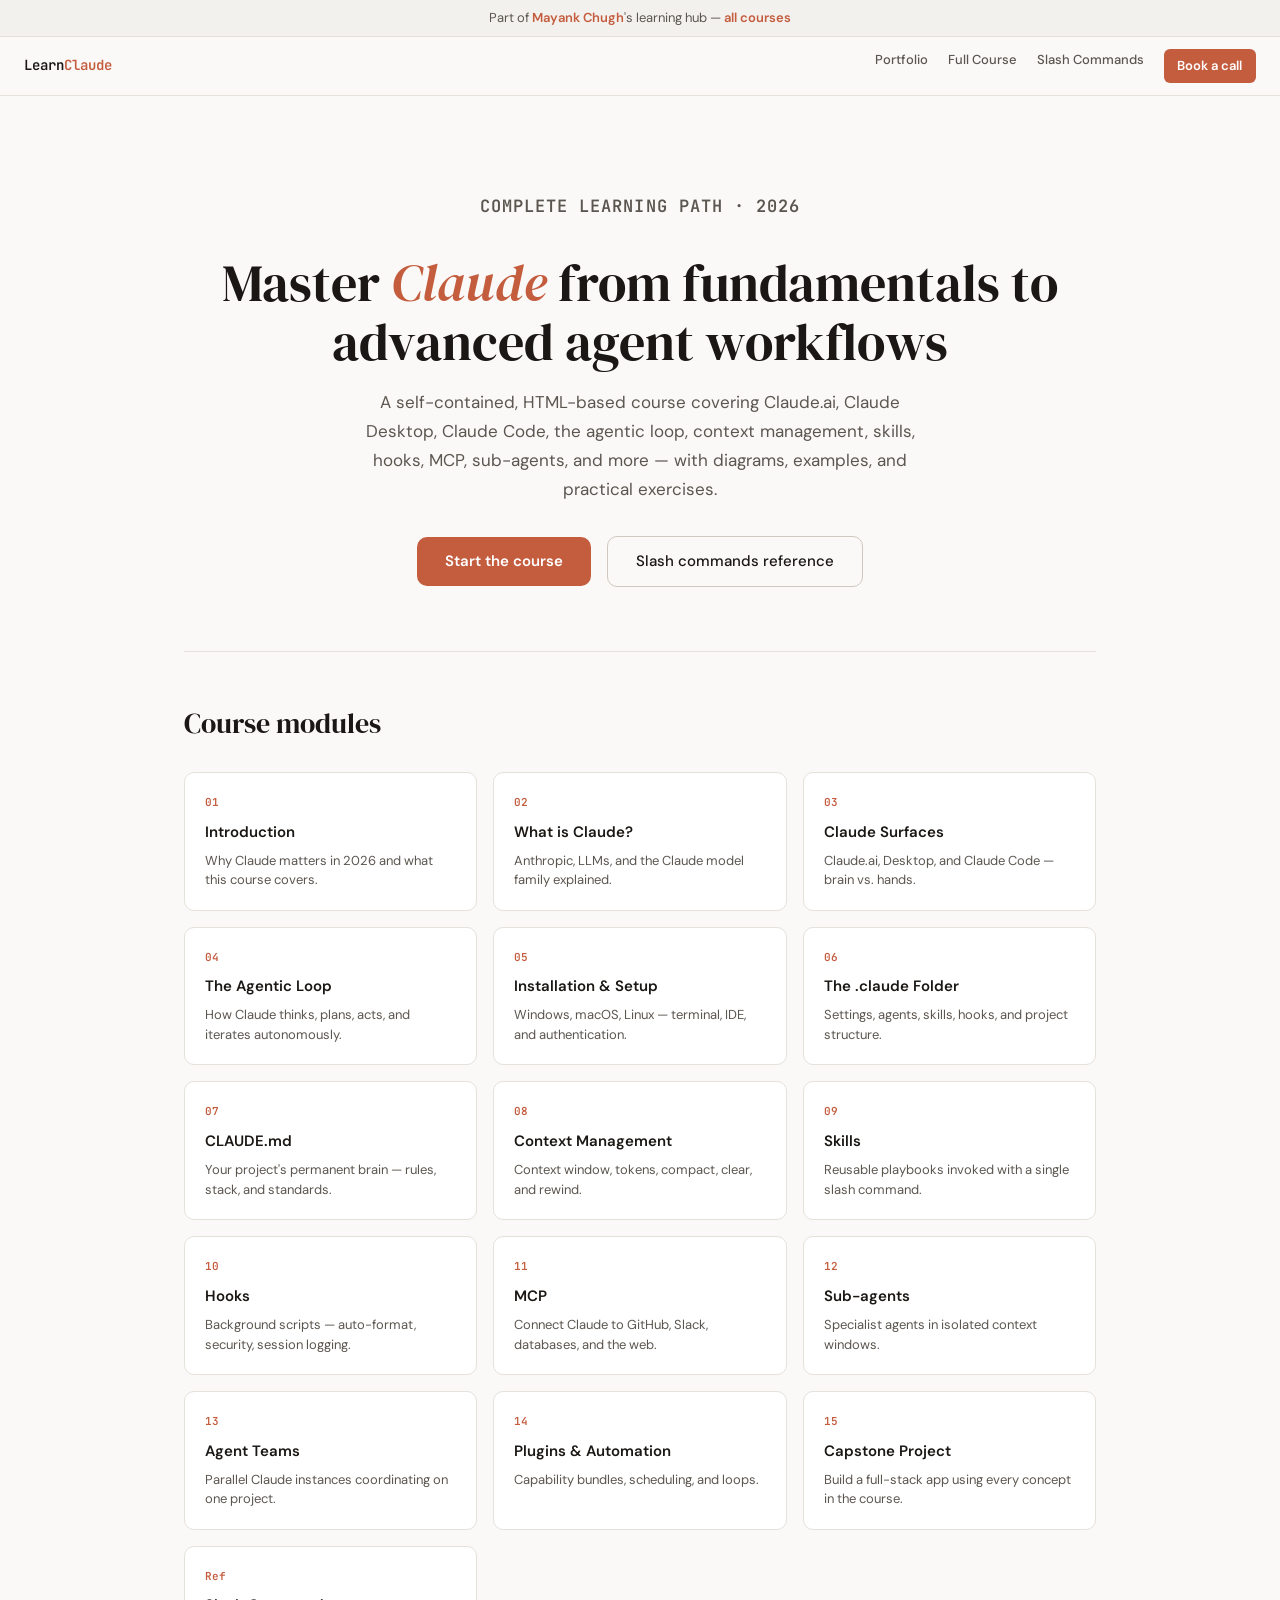
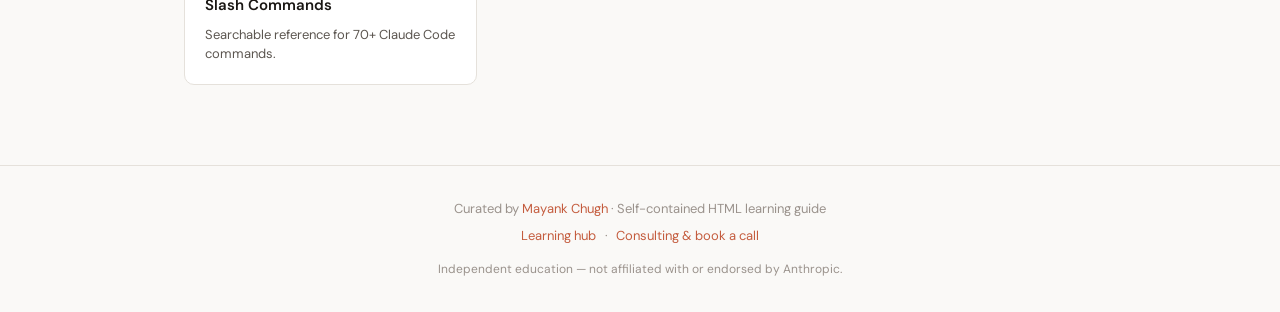
<file: index.html>
<!DOCTYPE html>
<html lang="en">
<head>
  <meta charset="UTF-8" />
  <meta name="viewport" content="width=device-width, initial-scale=1.0" />
  <title>Learn Claude — Complete Guide</title>
  <meta name="description" content="A complete HTML-based learning guide for Claude, Claude Code, MCP, skills, hooks, and agent workflows." />
  <meta name="theme-color" content="#c45c3e" />
  <meta property="og:type" content="website" />
  <meta property="og:title" content="Learn Claude — Complete Guide" />
  <meta property="og:description" content="Beginner-to-advanced Claude course: agentic loop, MCP, skills, hooks, sub-agents, and more." />
  <link rel="icon" href="favicon.svg" type="image/svg+xml" />
  <link rel="preconnect" href="https://fonts.googleapis.com" />
  <link rel="preconnect" href="https://fonts.gstatic.com" crossorigin />
  <link href="https://fonts.googleapis.com/css2?family=DM+Sans:wght@400;500;600;700&family=DM+Serif+Display:ital@0;1&family=JetBrains+Mono:wght@400;500;600&display=swap" rel="stylesheet" />
  <link rel="stylesheet" href="css/main.css" />
  <script src="js/site-config.js"></script>
</head>
<body>
  <div class="profile-strip">
    Part of <a data-profile-href="profile" href="https://mayankchugh-learning.github.io/">Mayank Chugh</a>'s learning hub —
    <a data-profile-href="learning" href="https://mayankchugh-learning.github.io/#learning">all courses</a>
  </div>
  <header class="site-header">
    <div class="header-inner">
      <a class="logo" href="index.html">Learn<span>Claude</span></a>
      <nav class="header-nav">
        <a data-profile-href="profile" href="https://mayankchugh-learning.github.io/">Portfolio</a>
        <a href="course.html">Full Course</a>
        <a href="slash-commands.html">Slash Commands</a>
        <a class="nav-cta" data-profile-href="consulting" href="https://mayankchugh-learning.github.io/#consulting">Book a call</a>
      </nav>
    </div>
  </header>

  <main class="landing">
    <section class="landing-hero">
      <p class="lesson-eyebrow">Complete learning path · 2026</p>
      <h1>Master <em>Claude</em> from fundamentals to advanced agent workflows</h1>
      <p>
        A self-contained, HTML-based course covering Claude.ai, Claude Desktop, Claude Code,
        the agentic loop, context management, skills, hooks, MCP, sub-agents, and more —
        with diagrams, examples, and practical exercises.
      </p>
      <div>
        <a class="btn-primary" href="course.html">Start the course</a>
        <a class="btn-secondary" href="slash-commands.html">Slash commands reference</a>
      </div>
    </section>

    <section>
      <h2 style="font-family: var(--font-serif); font-size: 1.75rem; margin-bottom: 1.5rem; font-weight: 400;">Course modules</h2>
      <div class="module-grid">
        <a class="module-card" href="course.html#intro">
          <div class="module-num">01</div>
          <h3>Introduction</h3>
          <p>Why Claude matters in 2026 and what this course covers.</p>
        </a>
        <a class="module-card" href="course.html#what-is-claude">
          <div class="module-num">02</div>
          <h3>What is Claude?</h3>
          <p>Anthropic, LLMs, and the Claude model family explained.</p>
        </a>
        <a class="module-card" href="course.html#claude-surfaces">
          <div class="module-num">03</div>
          <h3>Claude Surfaces</h3>
          <p>Claude.ai, Desktop, and Claude Code — brain vs. hands.</p>
        </a>
        <a class="module-card" href="course.html#agentic-loop">
          <div class="module-num">04</div>
          <h3>The Agentic Loop</h3>
          <p>How Claude thinks, plans, acts, and iterates autonomously.</p>
        </a>
        <a class="module-card" href="course.html#installation">
          <div class="module-num">05</div>
          <h3>Installation &amp; Setup</h3>
          <p>Windows, macOS, Linux — terminal, IDE, and authentication.</p>
        </a>
        <a class="module-card" href="course.html#dot-claude">
          <div class="module-num">06</div>
          <h3>The .claude Folder</h3>
          <p>Settings, agents, skills, hooks, and project structure.</p>
        </a>
        <a class="module-card" href="course.html#claude-md">
          <div class="module-num">07</div>
          <h3>CLAUDE.md</h3>
          <p>Your project's permanent brain — rules, stack, and standards.</p>
        </a>
        <a class="module-card" href="course.html#context">
          <div class="module-num">08</div>
          <h3>Context Management</h3>
          <p>Context window, tokens, compact, clear, and rewind.</p>
        </a>
        <a class="module-card" href="course.html#skills">
          <div class="module-num">09</div>
          <h3>Skills</h3>
          <p>Reusable playbooks invoked with a single slash command.</p>
        </a>
        <a class="module-card" href="course.html#hooks">
          <div class="module-num">10</div>
          <h3>Hooks</h3>
          <p>Background scripts — auto-format, security, session logging.</p>
        </a>
        <a class="module-card" href="course.html#mcp">
          <div class="module-num">11</div>
          <h3>MCP</h3>
          <p>Connect Claude to GitHub, Slack, databases, and the web.</p>
        </a>
        <a class="module-card" href="course.html#sub-agents">
          <div class="module-num">12</div>
          <h3>Sub-agents</h3>
          <p>Specialist agents in isolated context windows.</p>
        </a>
        <a class="module-card" href="course.html#agent-teams">
          <div class="module-num">13</div>
          <h3>Agent Teams</h3>
          <p>Parallel Claude instances coordinating on one project.</p>
        </a>
        <a class="module-card" href="course.html#plugins">
          <div class="module-num">14</div>
          <h3>Plugins &amp; Automation</h3>
          <p>Capability bundles, scheduling, and loops.</p>
        </a>
        <a class="module-card" href="course.html#capstone">
          <div class="module-num">15</div>
          <h3>Capstone Project</h3>
          <p>Build a full-stack app using every concept in the course.</p>
        </a>
        <a class="module-card" href="slash-commands.html">
          <div class="module-num">Ref</div>
          <h3>Slash Commands</h3>
          <p>Searchable reference for 70+ Claude Code commands.</p>
        </a>
      </div>
    </section>
  </main>

  <footer class="footer">
    <p>
      Curated by
      <a data-profile-href="profile" href="https://mayankchugh-learning.github.io/">Mayank Chugh</a>
      · Self-contained HTML learning guide
    </p>
    <p class="footer-links">
      <a data-profile-href="learning" href="https://mayankchugh-learning.github.io/#learning">Learning hub</a>
      ·
      <a data-profile-href="consulting" href="https://mayankchugh-learning.github.io/#consulting">Consulting &amp; book a call</a>
    </p>
    <p class="footer-disclaimer">Independent education — not affiliated with or endorsed by Anthropic.</p>
  </footer>
  <script src="js/profile-nav.js"></script>
</body>
</html>
</file>
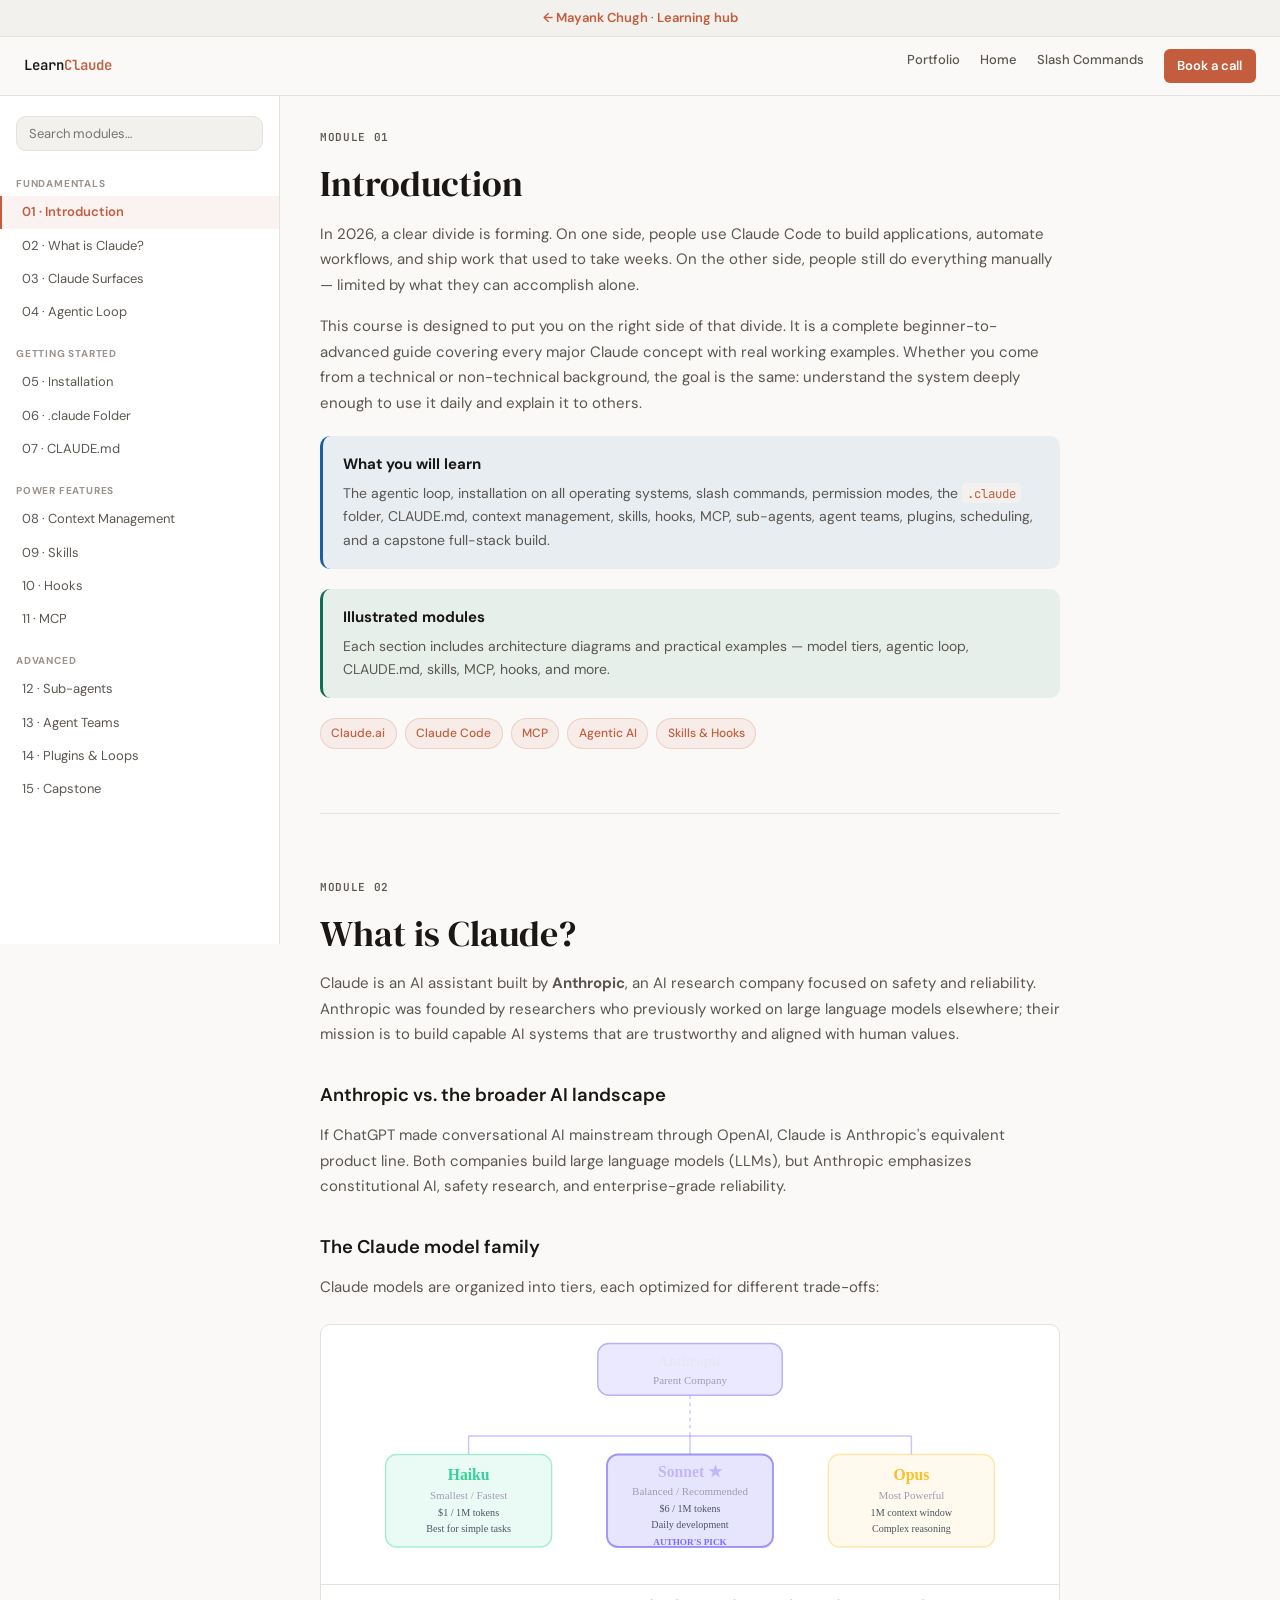
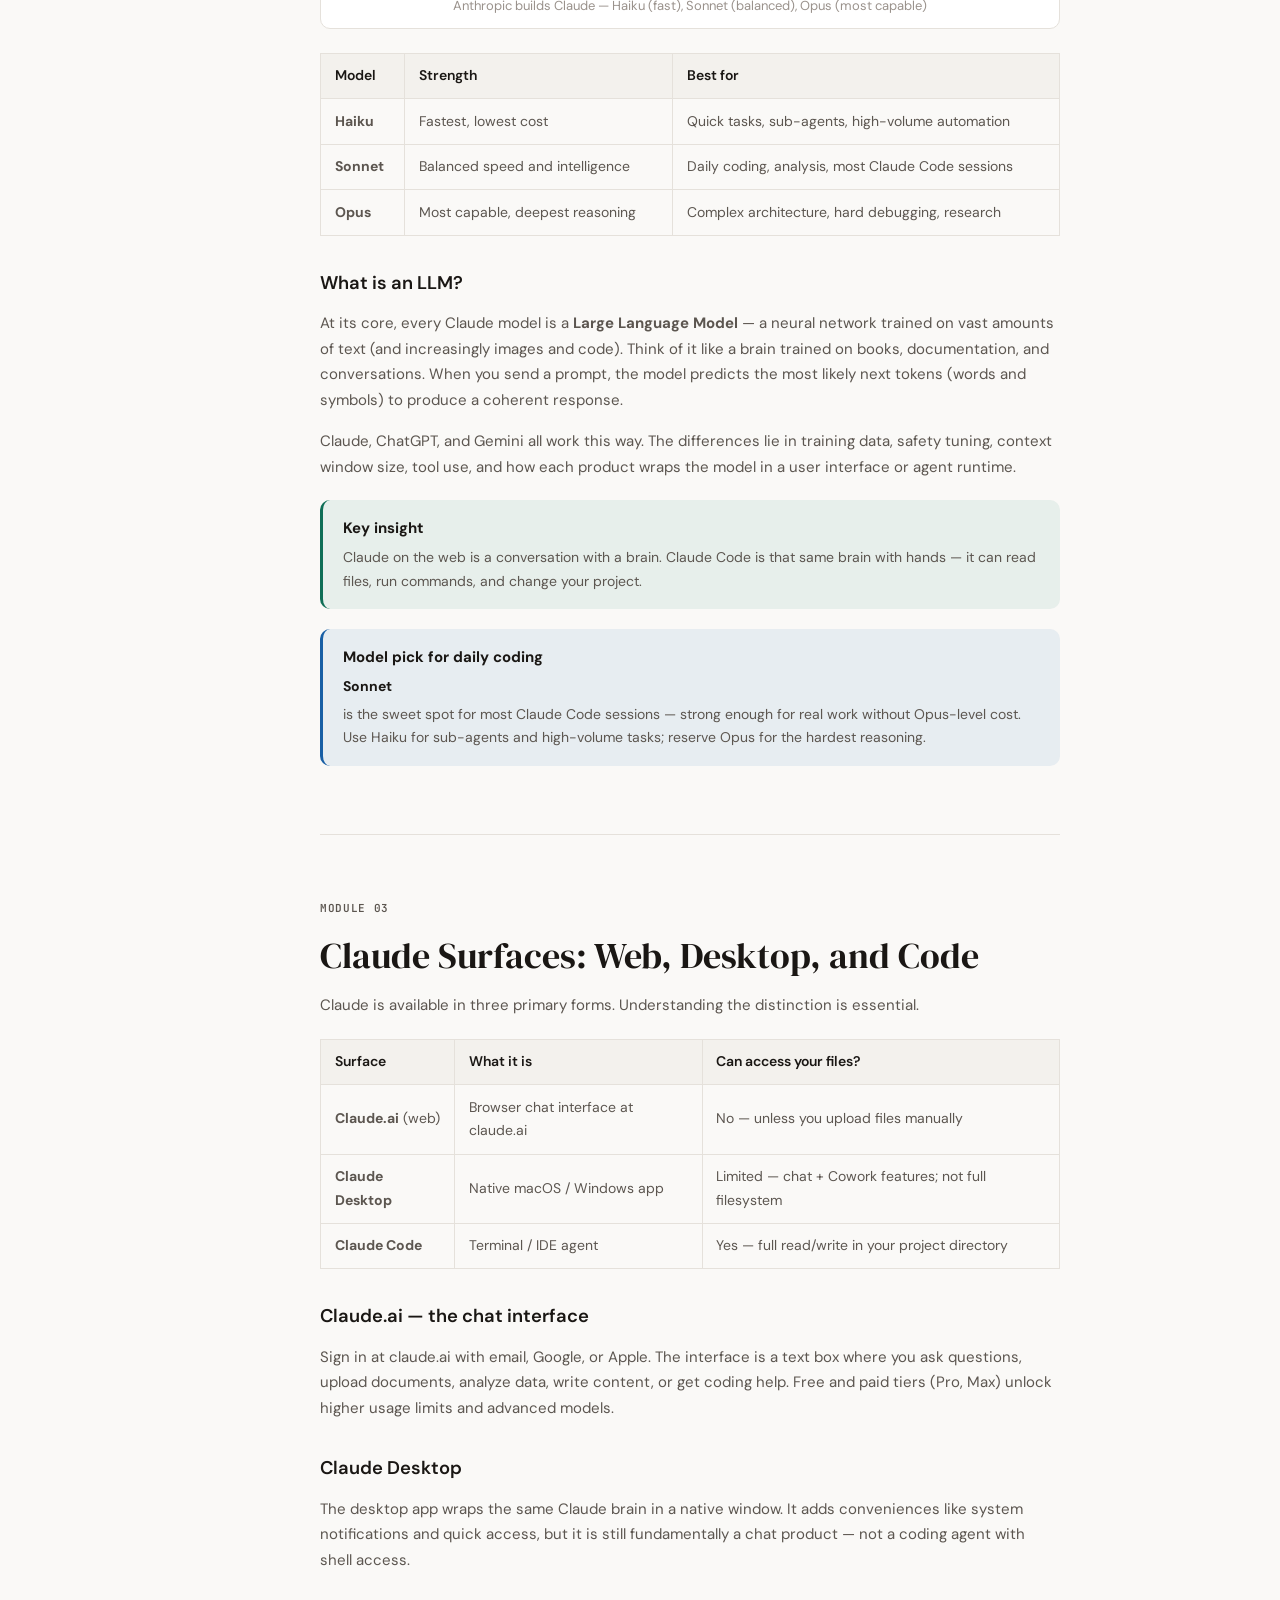
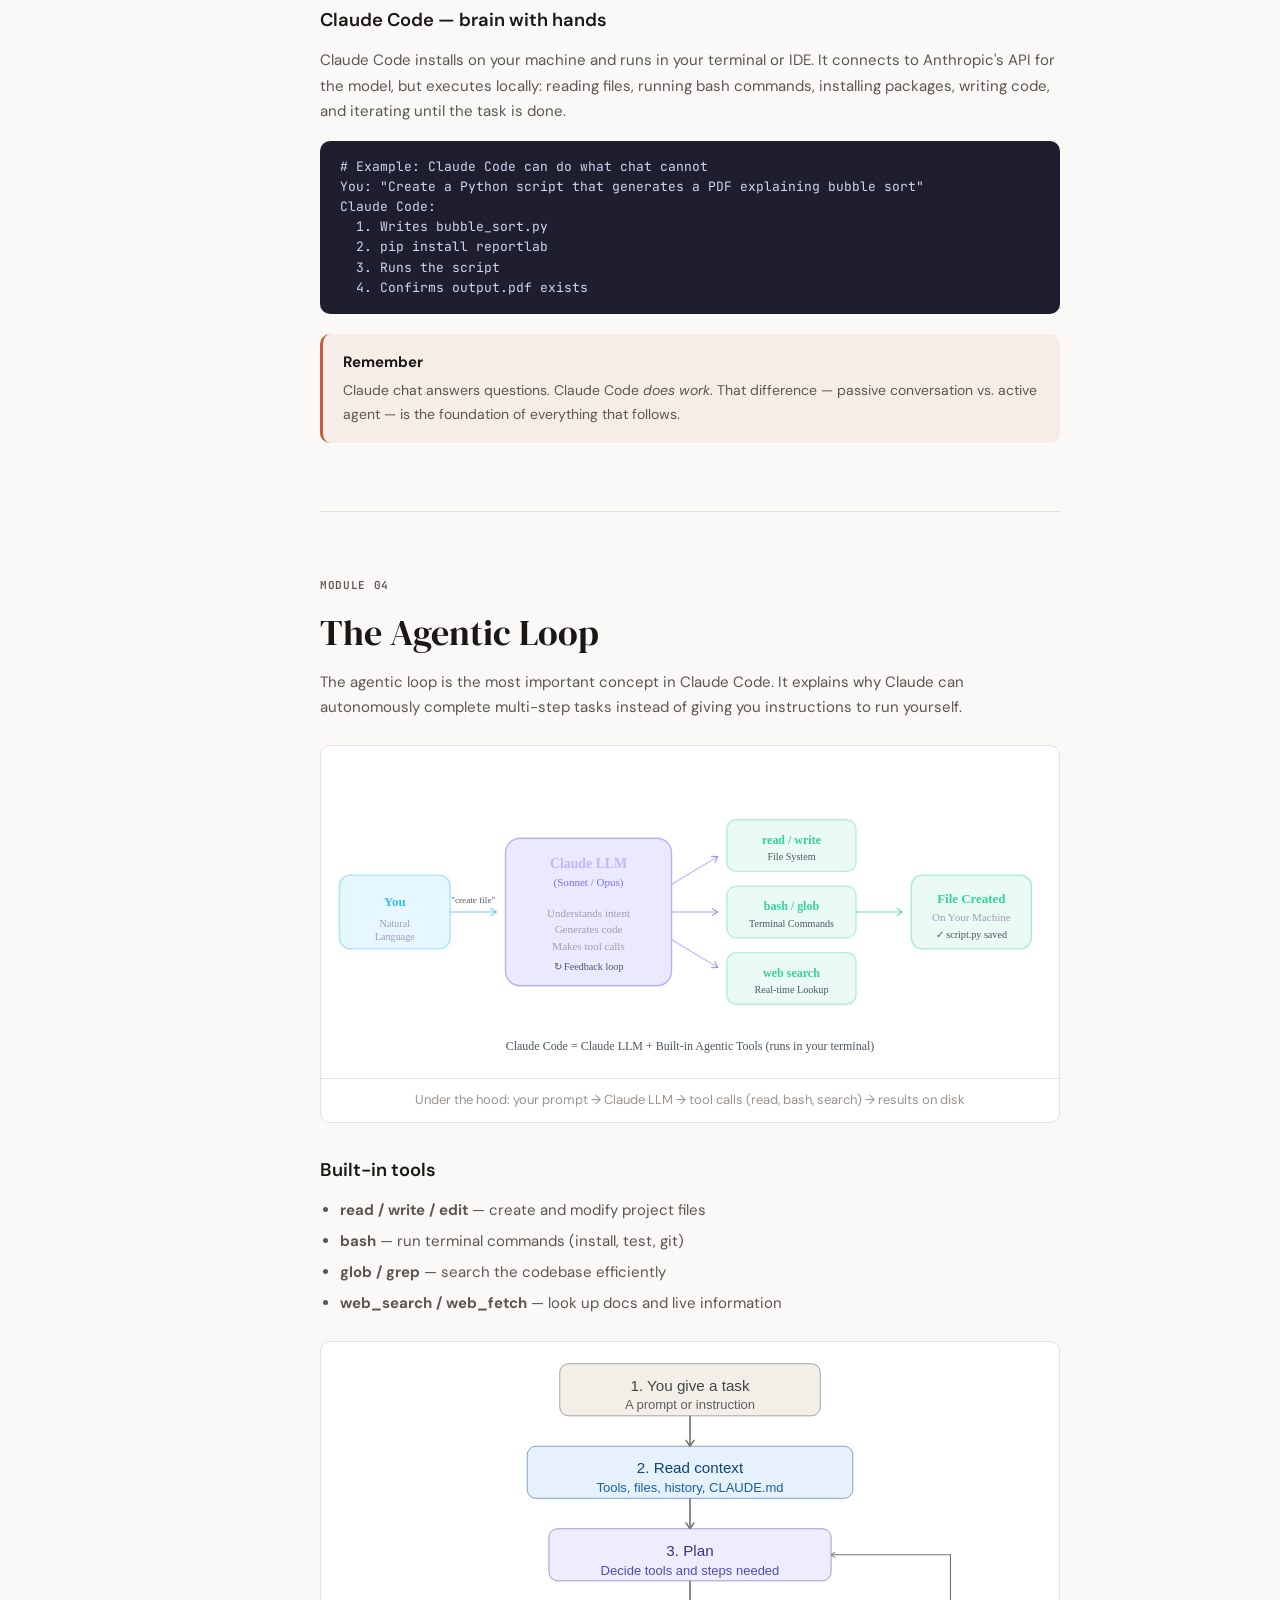
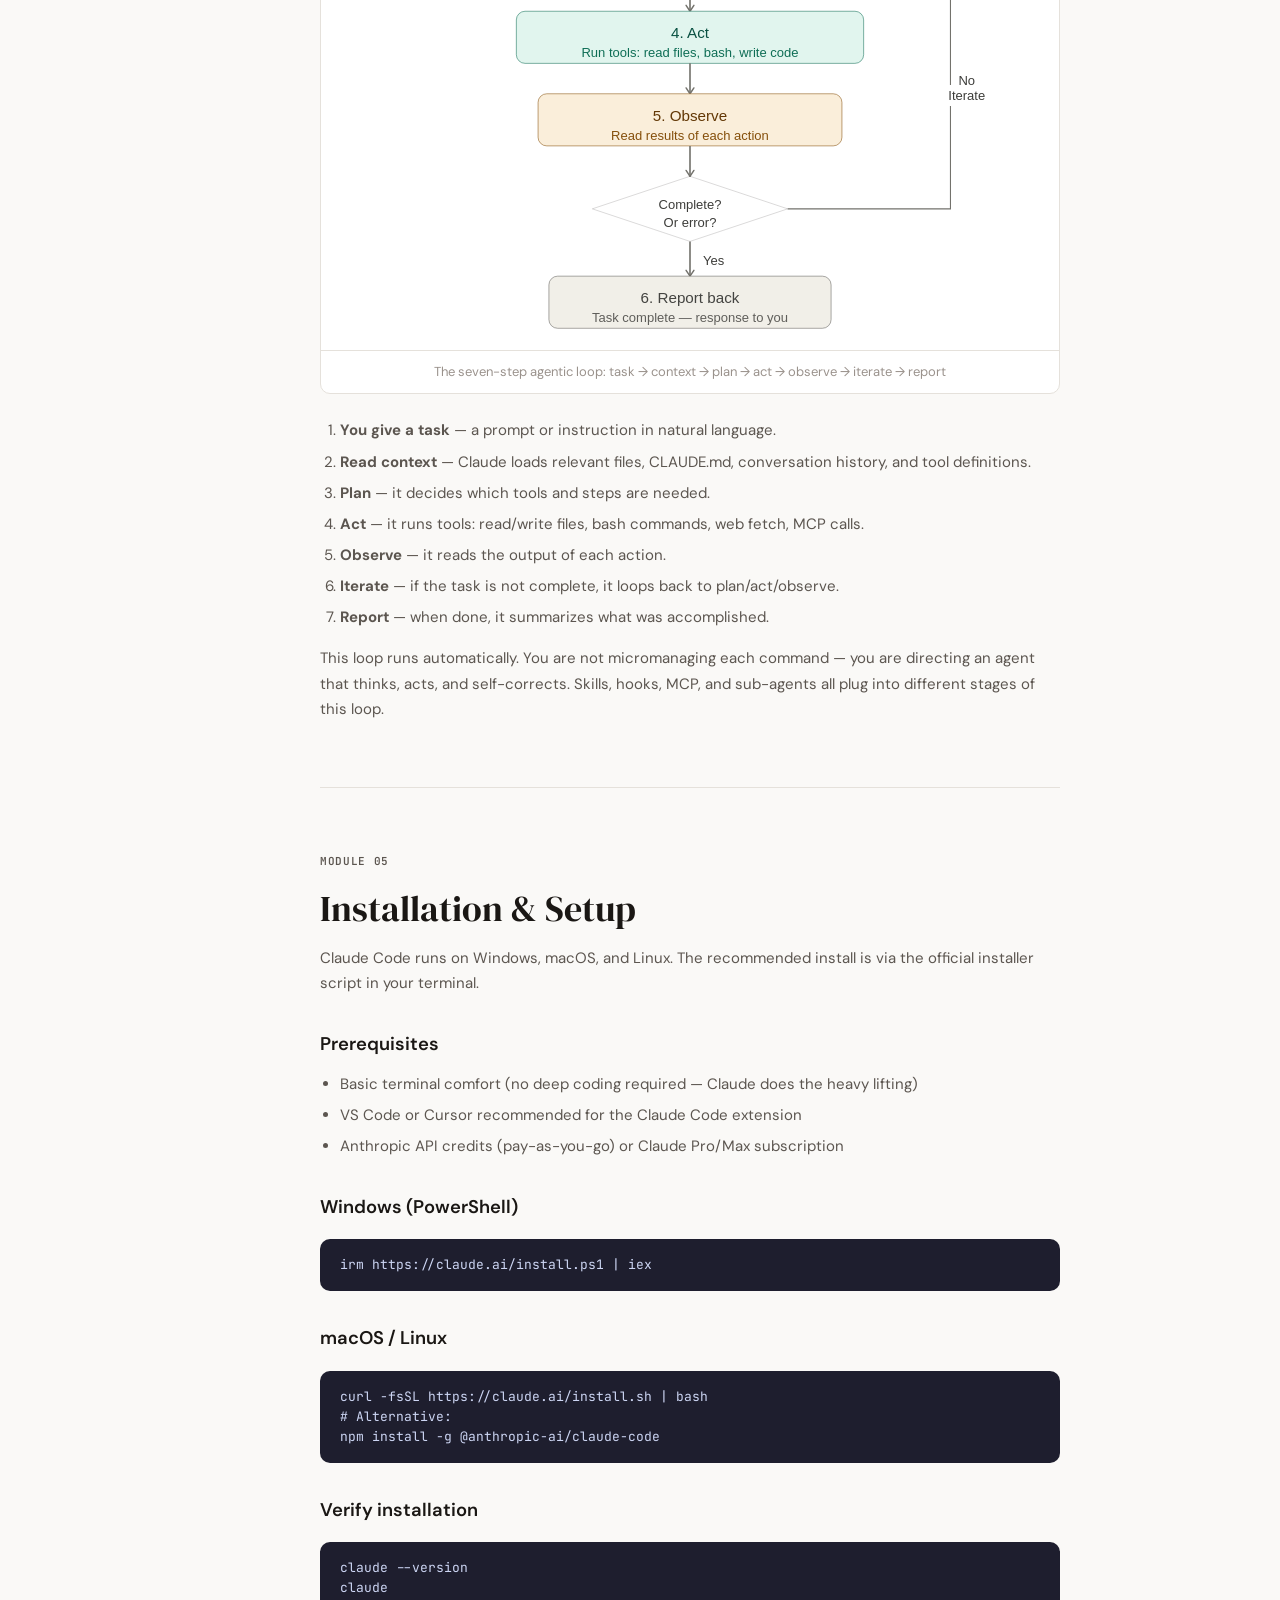
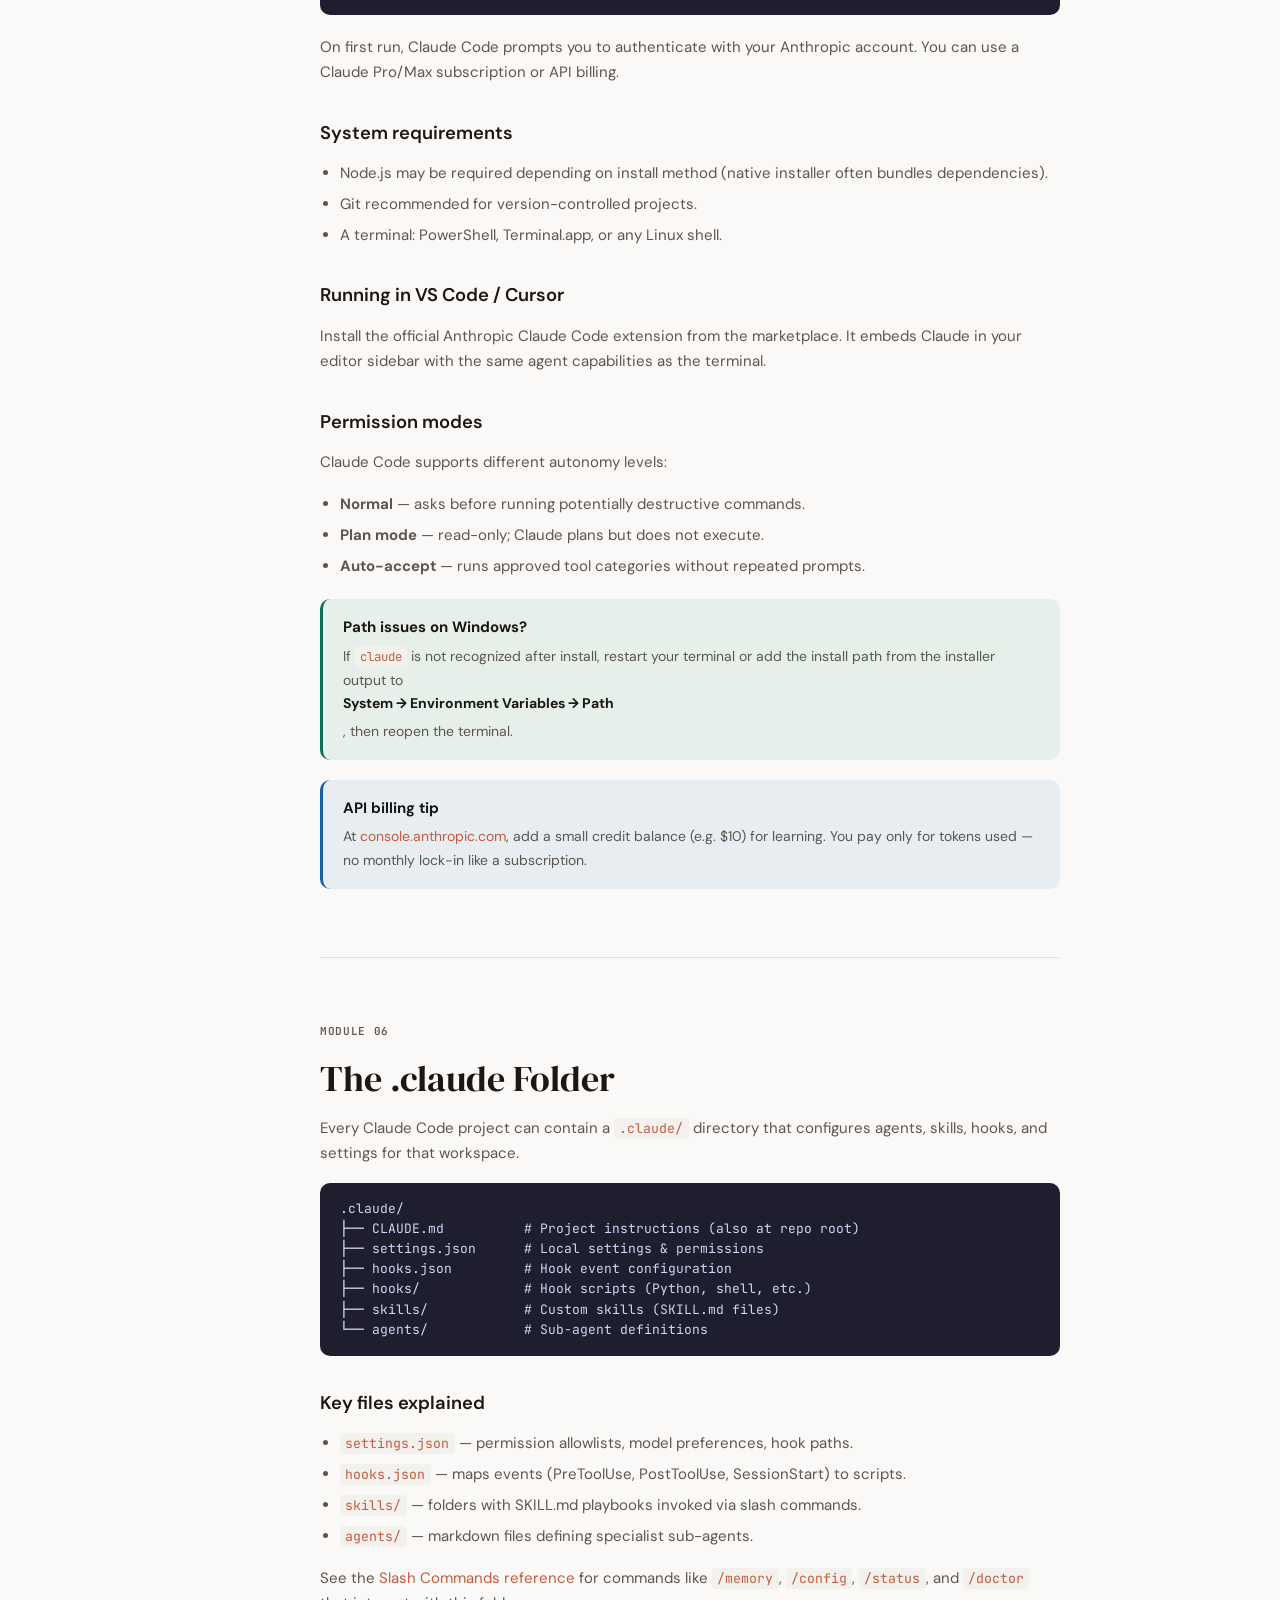
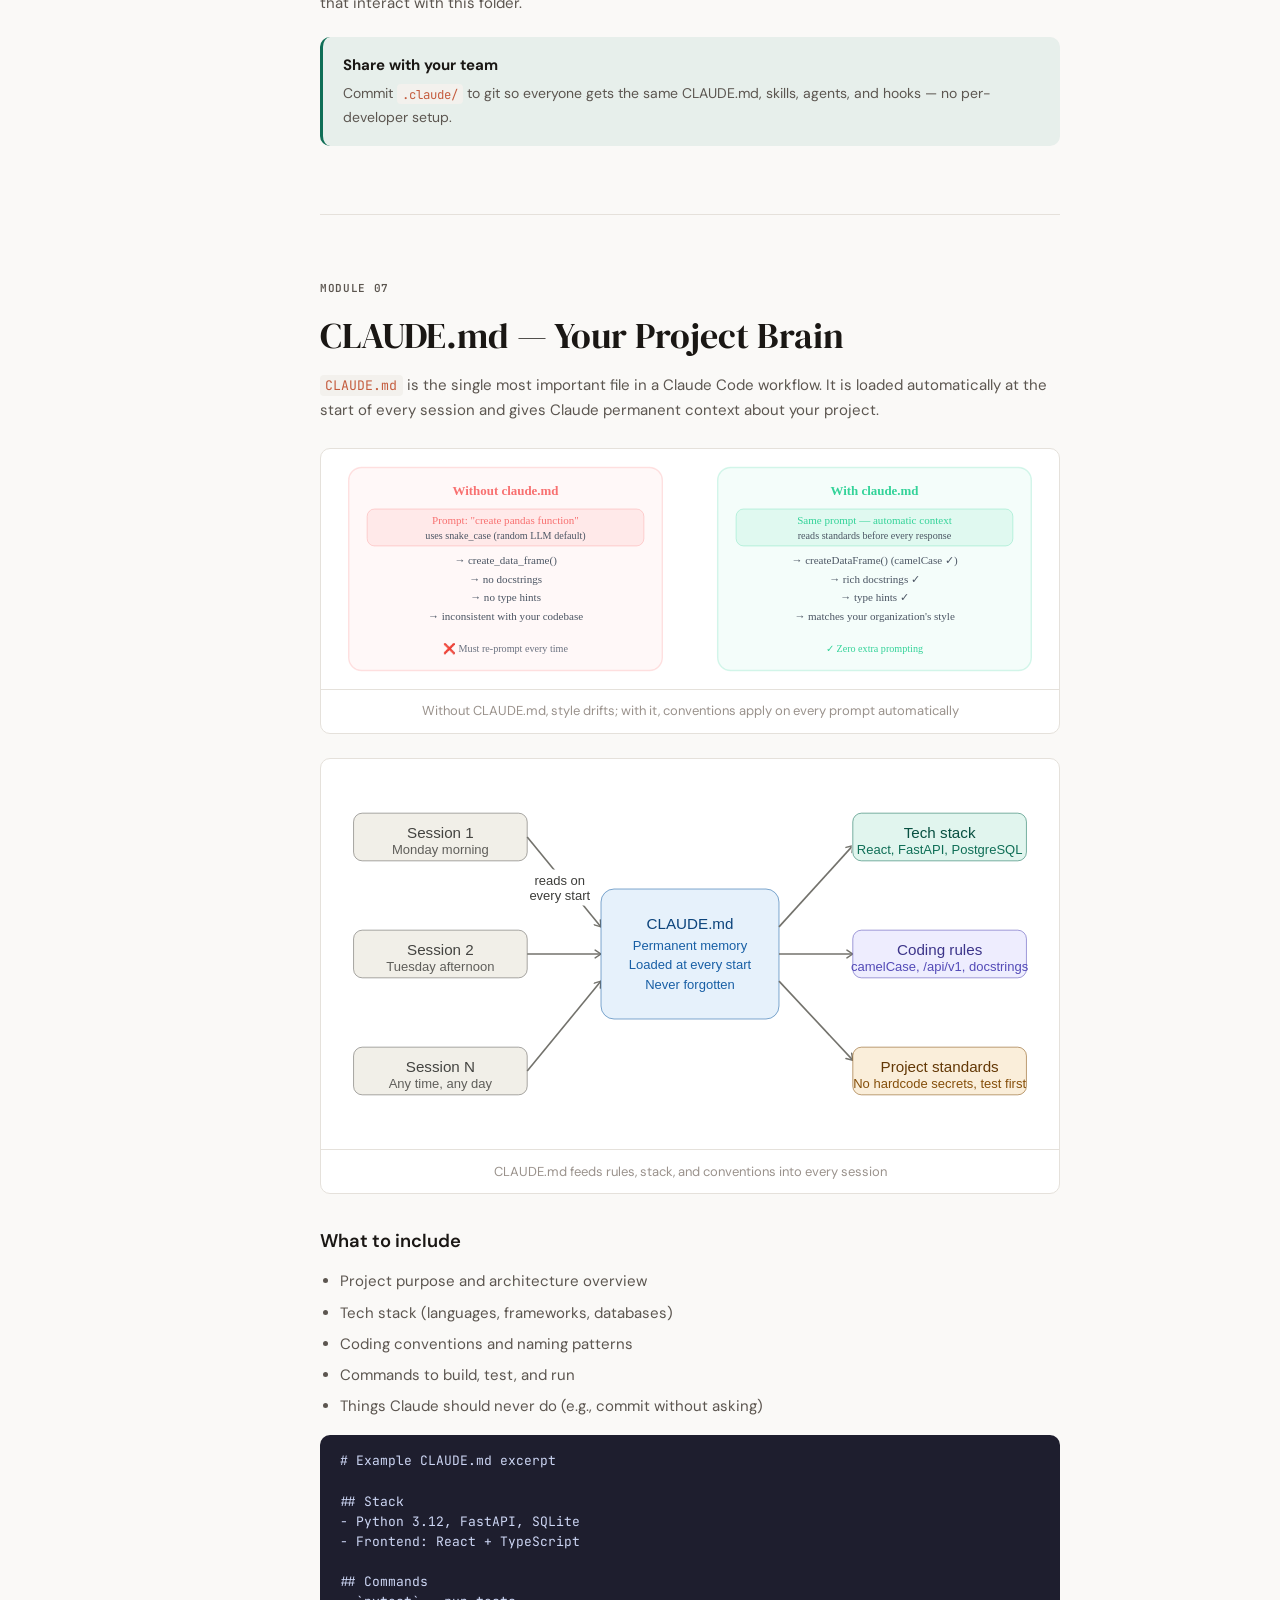
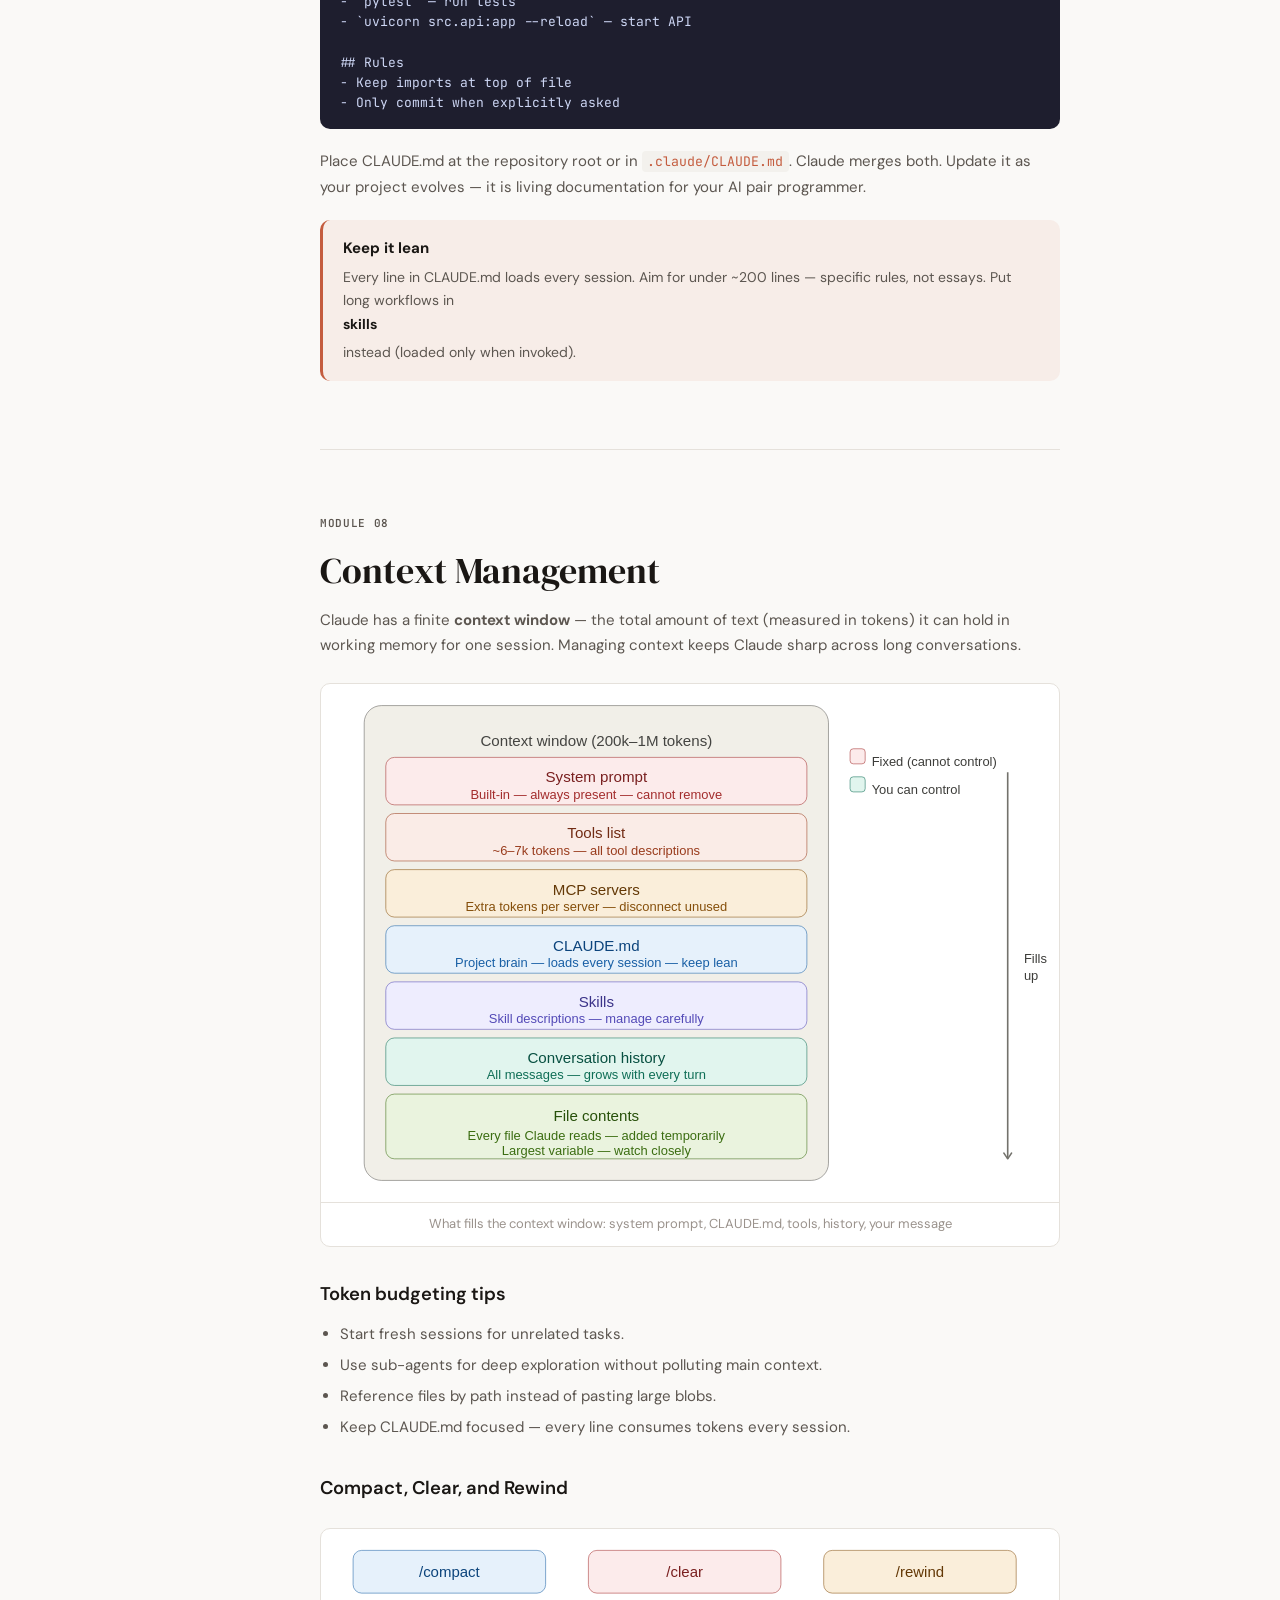
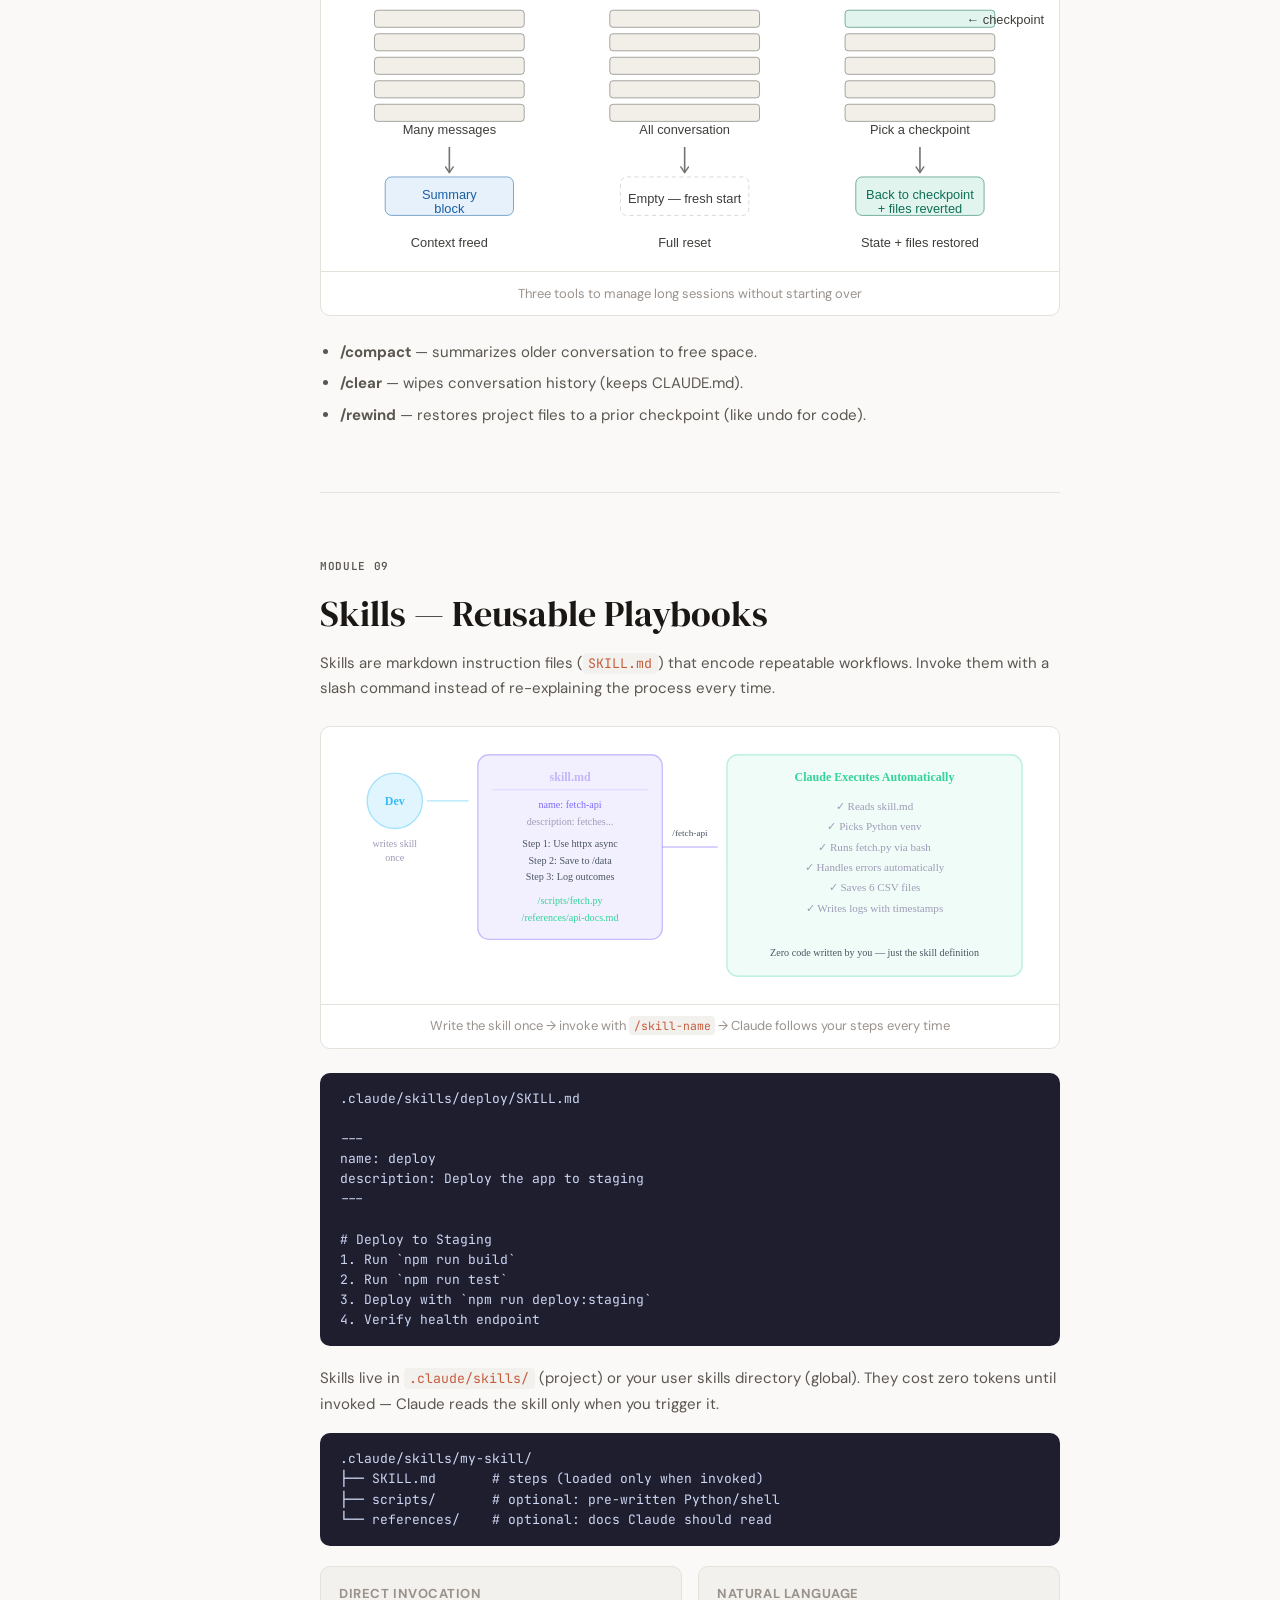
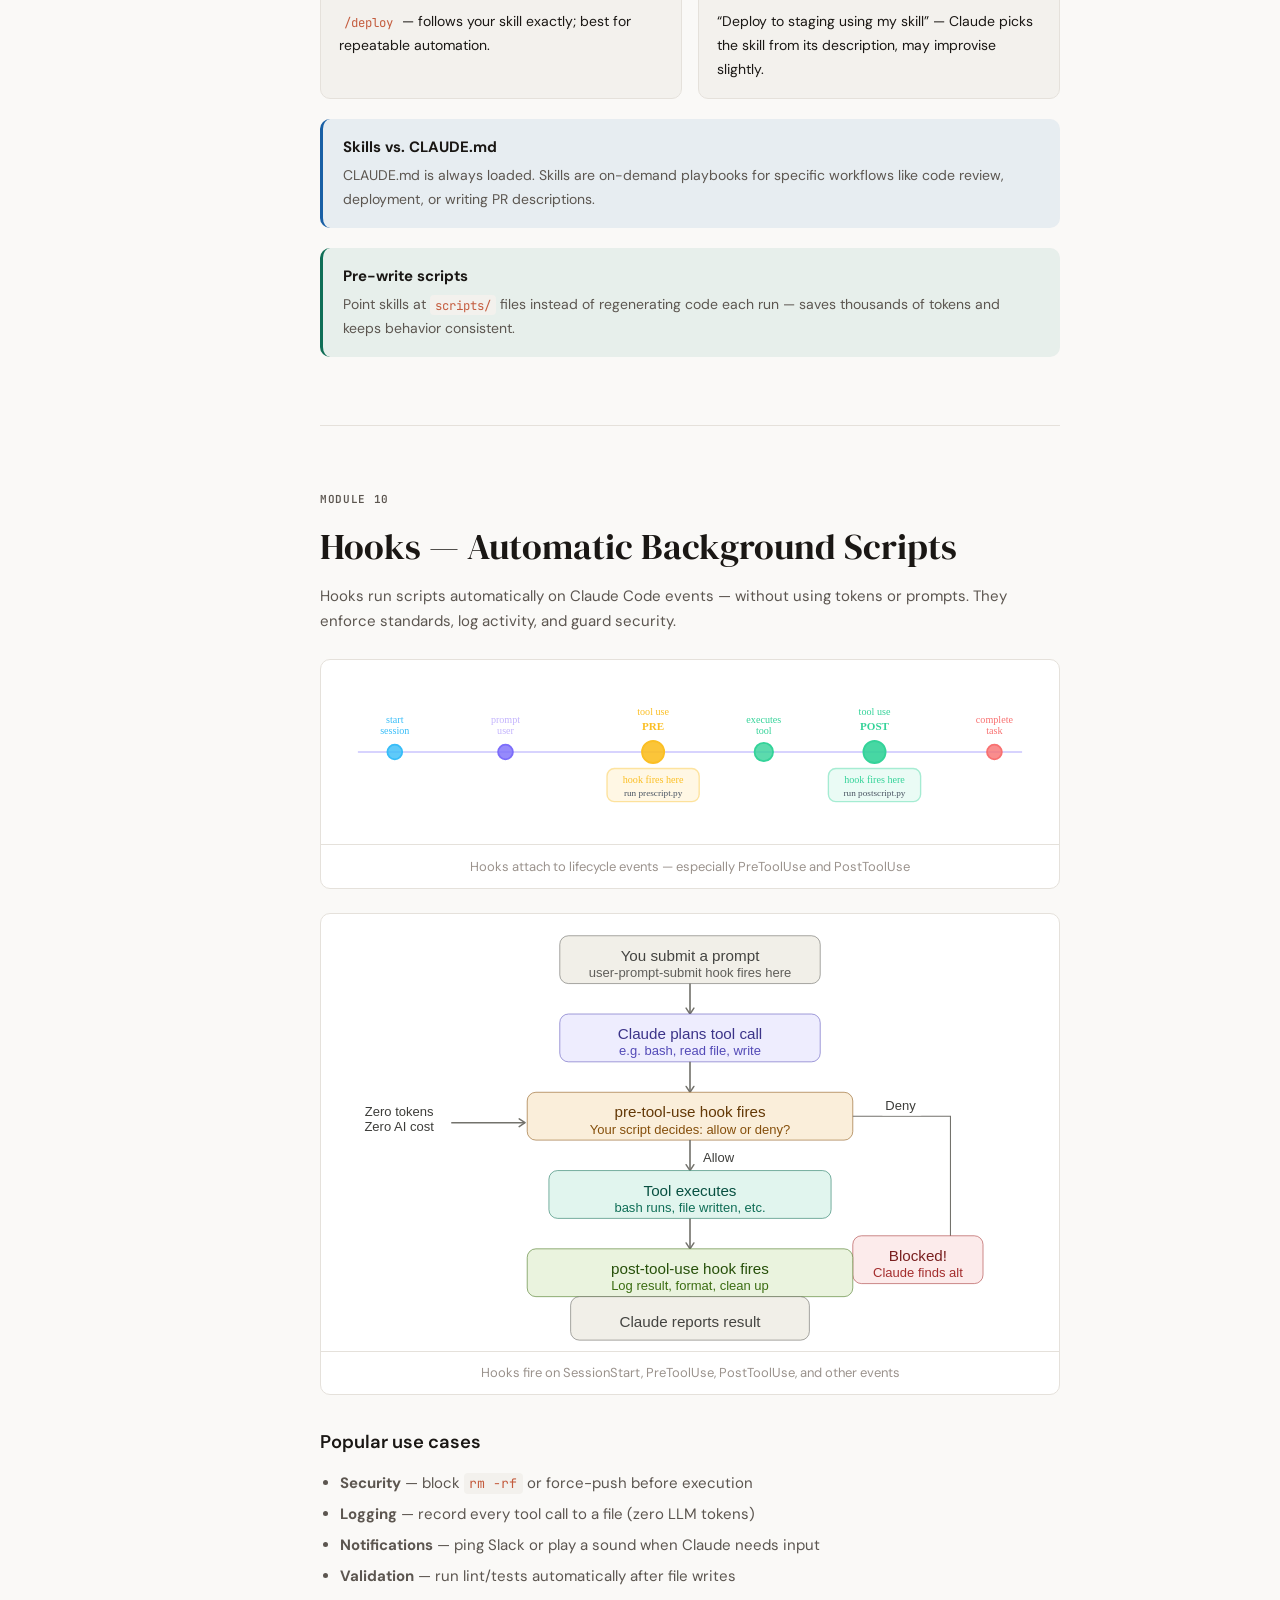
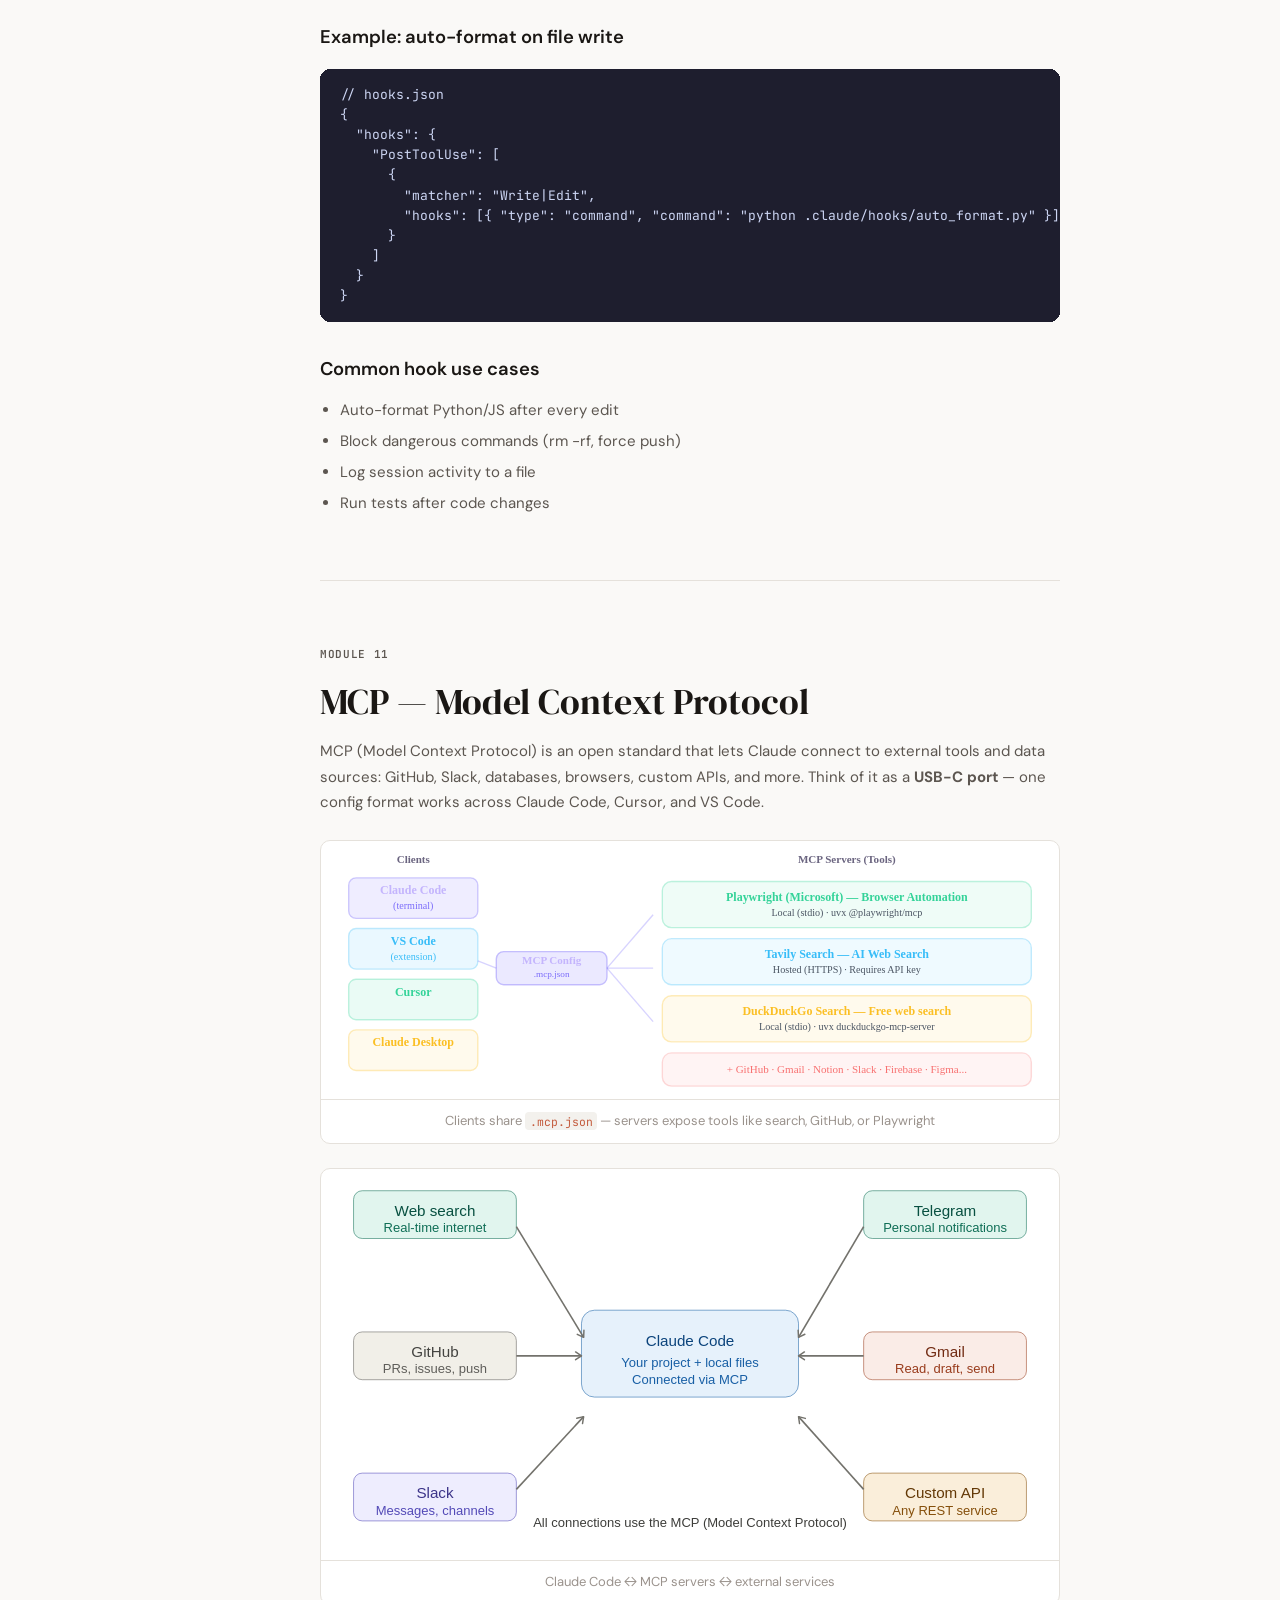
<file: course.html>
<!DOCTYPE html>
<html lang="en">
<head>
  <meta charset="UTF-8" />
  <meta name="viewport" content="width=device-width, initial-scale=1.0" />
  <title>Claude Complete Course — Learn Claude</title>
  <meta name="description" content="Full Claude course: surfaces, agentic loop, .claude folder, CLAUDE.md, context, skills, hooks, MCP, sub-agents, and capstone." />
  <meta name="theme-color" content="#c45c3e" />
  <link rel="icon" href="favicon.svg" type="image/svg+xml" />
  <link rel="preconnect" href="https://fonts.googleapis.com" />
  <link rel="preconnect" href="https://fonts.gstatic.com" crossorigin />
  <link href="https://fonts.googleapis.com/css2?family=DM+Sans:wght@400;500;600;700&family=DM+Serif+Display:ital@0;1&family=JetBrains+Mono:wght@400;500;600&display=swap" rel="stylesheet" />
  <link rel="stylesheet" href="css/main.css" />
  <script src="js/site-config.js"></script>
</head>
<body>
  <div class="profile-strip">
    <a data-profile-href="profile" href="https://mayankchugh-learning.github.io/">← Mayank Chugh</a>
    ·
    <a data-profile-href="learning" href="https://mayankchugh-learning.github.io/#learning">Learning hub</a>
  </div>
  <header class="site-header">
    <div class="header-inner">
      <a class="logo" href="index.html">Learn<span>Claude</span></a>
      <nav class="header-nav">
        <a data-profile-href="profile" href="https://mayankchugh-learning.github.io/">Portfolio</a>
        <a href="index.html">Home</a>
        <a href="slash-commands.html">Slash Commands</a>
        <a class="nav-cta" data-profile-href="consulting" href="https://mayankchugh-learning.github.io/#consulting">Book a call</a>
      </nav>
    </div>
  </header>

  <div class="course-layout">
    <aside class="sidebar">
      <div class="sidebar-search">
        <input type="search" id="sidebar-search" placeholder="Search modules…" aria-label="Search modules" />
      </div>
      <nav>
        <div class="sidebar-group">
          <div class="sidebar-group-title">Fundamentals</div>
          <a class="sidebar-link" href="#intro">01 · Introduction</a>
          <a class="sidebar-link" href="#what-is-claude">02 · What is Claude?</a>
          <a class="sidebar-link" href="#claude-surfaces">03 · Claude Surfaces</a>
          <a class="sidebar-link" href="#agentic-loop">04 · Agentic Loop</a>
        </div>
        <div class="sidebar-group">
          <div class="sidebar-group-title">Getting Started</div>
          <a class="sidebar-link" href="#installation">05 · Installation</a>
          <a class="sidebar-link" href="#dot-claude">06 · .claude Folder</a>
          <a class="sidebar-link" href="#claude-md">07 · CLAUDE.md</a>
        </div>
        <div class="sidebar-group">
          <div class="sidebar-group-title">Power Features</div>
          <a class="sidebar-link" href="#context">08 · Context Management</a>
          <a class="sidebar-link" href="#skills">09 · Skills</a>
          <a class="sidebar-link" href="#hooks">10 · Hooks</a>
          <a class="sidebar-link" href="#mcp">11 · MCP</a>
        </div>
        <div class="sidebar-group">
          <div class="sidebar-group-title">Advanced</div>
          <a class="sidebar-link" href="#sub-agents">12 · Sub-agents</a>
          <a class="sidebar-link" href="#agent-teams">13 · Agent Teams</a>
          <a class="sidebar-link" href="#plugins">14 · Plugins &amp; Loops</a>
          <a class="sidebar-link" href="#capstone">15 · Capstone</a>
        </div>
      </nav>
    </aside>

    <main class="main-content">

      <!-- 01 INTRO -->
      <section class="lesson-section" id="intro">
        <p class="lesson-eyebrow">Module 01</p>
        <h2>Introduction</h2>
        <p>
          In 2026, a clear divide is forming. On one side, people use Claude Code to build applications,
          automate workflows, and ship work that used to take weeks. On the other side, people still do
          everything manually — limited by what they can accomplish alone.
        </p>
        <p>
          This course is designed to put you on the right side of that divide. It is a complete
          beginner-to-advanced guide covering every major Claude concept with real working examples.
          Whether you come from a technical or non-technical background, the goal is the same:
          understand the system deeply enough to use it daily and explain it to others.
        </p>
        <div class="callout callout-info">
          <strong>What you will learn</strong>
          <p>The agentic loop, installation on all operating systems, slash commands, permission modes,
          the <code>.claude</code> folder, CLAUDE.md, context management, skills, hooks, MCP,
          sub-agents, agent teams, plugins, scheduling, and a capstone full-stack build.</p>
        </div>
        <div class="callout callout-tip">
          <strong>Illustrated modules</strong>
          <p>Each section includes architecture diagrams and practical examples — model tiers, agentic loop, CLAUDE.md, skills, MCP, hooks, and more.</p>
        </div>
        <div class="tag-row">
          <span class="tag">Claude.ai</span>
          <span class="tag">Claude Code</span>
          <span class="tag">MCP</span>
          <span class="tag">Agentic AI</span>
          <span class="tag">Skills &amp; Hooks</span>
        </div>
      </section>

      <!-- 02 WHAT IS CLAUDE -->
      <section class="lesson-section" id="what-is-claude">
        <p class="lesson-eyebrow">Module 02</p>
        <h2>What is Claude?</h2>
        <p>
          Claude is an AI assistant built by <strong>Anthropic</strong>, an AI research company
          focused on safety and reliability. Anthropic was founded by researchers who previously
          worked on large language models elsewhere; their mission is to build capable AI systems
          that are trustworthy and aligned with human values.
        </p>
        <h3>Anthropic vs. the broader AI landscape</h3>
        <p>
          If ChatGPT made conversational AI mainstream through OpenAI, Claude is Anthropic's
          equivalent product line. Both companies build large language models (LLMs), but Anthropic
          emphasizes constitutional AI, safety research, and enterprise-grade reliability.
        </p>
        <h3>The Claude model family</h3>
        <p>Claude models are organized into tiers, each optimized for different trade-offs:</p>
        <figure class="diagram">
          <img src="assets/model_hierarchy.svg" alt="Anthropic parent company and Claude model tiers: Haiku, Sonnet, Opus" loading="lazy" />
          <figcaption>Anthropic builds Claude — Haiku (fast), Sonnet (balanced), Opus (most capable)</figcaption>
        </figure>
        <table class="compare-table">
          <thead>
            <tr><th>Model</th><th>Strength</th><th>Best for</th></tr>
          </thead>
          <tbody>
            <tr>
              <td><strong>Haiku</strong></td>
              <td>Fastest, lowest cost</td>
              <td>Quick tasks, sub-agents, high-volume automation</td>
            </tr>
            <tr>
              <td><strong>Sonnet</strong></td>
              <td>Balanced speed and intelligence</td>
              <td>Daily coding, analysis, most Claude Code sessions</td>
            </tr>
            <tr>
              <td><strong>Opus</strong></td>
              <td>Most capable, deepest reasoning</td>
              <td>Complex architecture, hard debugging, research</td>
            </tr>
          </tbody>
        </table>
        <h3>What is an LLM?</h3>
        <p>
          At its core, every Claude model is a <strong>Large Language Model</strong> — a neural
          network trained on vast amounts of text (and increasingly images and code). Think of it
          like a brain trained on books, documentation, and conversations. When you send a prompt,
          the model predicts the most likely next tokens (words and symbols) to produce a coherent
          response.
        </p>
        <p>
          Claude, ChatGPT, and Gemini all work this way. The differences lie in training data,
          safety tuning, context window size, tool use, and how each product wraps the model
          in a user interface or agent runtime.
        </p>
        <div class="callout callout-tip">
          <strong>Key insight</strong>
          <p>Claude on the web is a conversation with a brain. Claude Code is that same brain
          with hands — it can read files, run commands, and change your project.</p>
        </div>
        <div class="callout callout-info">
          <strong>Model pick for daily coding</strong>
          <p><strong>Sonnet</strong> is the sweet spot for most Claude Code sessions — strong enough for real work without Opus-level cost. Use Haiku for sub-agents and high-volume tasks; reserve Opus for the hardest reasoning.</p>
        </div>
      </section>

      <!-- 03 SURFACES -->
      <section class="lesson-section" id="claude-surfaces">
        <p class="lesson-eyebrow">Module 03</p>
        <h2>Claude Surfaces: Web, Desktop, and Code</h2>
        <p>Claude is available in three primary forms. Understanding the distinction is essential.</p>
        <table class="compare-table">
          <thead>
            <tr><th>Surface</th><th>What it is</th><th>Can access your files?</th></tr>
          </thead>
          <tbody>
            <tr>
              <td><strong>Claude.ai</strong> (web)</td>
              <td>Browser chat interface at claude.ai</td>
              <td>No — unless you upload files manually</td>
            </tr>
            <tr>
              <td><strong>Claude Desktop</strong></td>
              <td>Native macOS / Windows app</td>
              <td>Limited — chat + Cowork features; not full filesystem</td>
            </tr>
            <tr>
              <td><strong>Claude Code</strong></td>
              <td>Terminal / IDE agent</td>
              <td>Yes — full read/write in your project directory</td>
            </tr>
          </tbody>
        </table>
        <h3>Claude.ai — the chat interface</h3>
        <p>
          Sign in at claude.ai with email, Google, or Apple. The interface is a text box where you
          ask questions, upload documents, analyze data, write content, or get coding help. Free
          and paid tiers (Pro, Max) unlock higher usage limits and advanced models.
        </p>
        <h3>Claude Desktop</h3>
        <p>
          The desktop app wraps the same Claude brain in a native window. It adds conveniences
          like system notifications and quick access, but it is still fundamentally a chat product —
          not a coding agent with shell access.
        </p>
        <h3>Claude Code — brain with hands</h3>
        <p>
          Claude Code installs on your machine and runs in your terminal or IDE. It connects to
          Anthropic's API for the model, but executes locally: reading files, running bash commands,
          installing packages, writing code, and iterating until the task is done.
        </p>
        <pre><code># Example: Claude Code can do what chat cannot
You: "Create a Python script that generates a PDF explaining bubble sort"
Claude Code:
  1. Writes bubble_sort.py
  2. pip install reportlab
  3. Runs the script
  4. Confirms output.pdf exists</code></pre>
        <div class="callout callout-warn">
          <strong>Remember</strong>
          <p>Claude chat answers questions. Claude Code <em>does work</em>. That difference —
          passive conversation vs. active agent — is the foundation of everything that follows.</p>
        </div>
      </section>

      <!-- 04 AGENTIC LOOP -->
      <section class="lesson-section" id="agentic-loop">
        <p class="lesson-eyebrow">Module 04</p>
        <h2>The Agentic Loop</h2>
        <p>
          The agentic loop is the most important concept in Claude Code. It explains why Claude
          can autonomously complete multi-step tasks instead of giving you instructions to run
          yourself.
        </p>
        <figure class="diagram">
          <img src="assets/claude_code_architecture.svg" alt="Claude Code architecture from user prompt to LLM to tools" loading="lazy" />
          <figcaption>Under the hood: your prompt → Claude LLM → tool calls (read, bash, search) → results on disk</figcaption>
        </figure>
        <h3>Built-in tools</h3>
        <ul>
          <li><strong>read / write / edit</strong> — create and modify project files</li>
          <li><strong>bash</strong> — run terminal commands (install, test, git)</li>
          <li><strong>glob / grep</strong> — search the codebase efficiently</li>
          <li><strong>web_search / web_fetch</strong> — look up docs and live information</li>
        </ul>
        <figure class="diagram">
          <img src="assets/agentic_loop_flowchart.svg" alt="Claude Code agentic loop flowchart" />
          <figcaption>The seven-step agentic loop: task → context → plan → act → observe → iterate → report</figcaption>
        </figure>
        <ol>
          <li><strong>You give a task</strong> — a prompt or instruction in natural language.</li>
          <li><strong>Read context</strong> — Claude loads relevant files, CLAUDE.md, conversation history, and tool definitions.</li>
          <li><strong>Plan</strong> — it decides which tools and steps are needed.</li>
          <li><strong>Act</strong> — it runs tools: read/write files, bash commands, web fetch, MCP calls.</li>
          <li><strong>Observe</strong> — it reads the output of each action.</li>
          <li><strong>Iterate</strong> — if the task is not complete, it loops back to plan/act/observe.</li>
          <li><strong>Report</strong> — when done, it summarizes what was accomplished.</li>
        </ol>
        <p>
          This loop runs automatically. You are not micromanaging each command — you are directing
          an agent that thinks, acts, and self-corrects. Skills, hooks, MCP, and sub-agents all
          plug into different stages of this loop.
        </p>
      </section>

      <!-- 05 INSTALLATION -->
      <section class="lesson-section" id="installation">
        <p class="lesson-eyebrow">Module 05</p>
        <h2>Installation &amp; Setup</h2>
        <p>
          Claude Code runs on Windows, macOS, and Linux. The recommended install is via the
          official installer script in your terminal.
        </p>
        <h3>Prerequisites</h3>
        <ul>
          <li>Basic terminal comfort (no deep coding required — Claude does the heavy lifting)</li>
          <li>VS Code or Cursor recommended for the Claude Code extension</li>
          <li>Anthropic API credits (pay-as-you-go) or Claude Pro/Max subscription</li>
        </ul>
        <h3>Windows (PowerShell)</h3>
        <pre><code>irm https://claude.ai/install.ps1 | iex</code></pre>
        <h3>macOS / Linux</h3>
        <pre><code>curl -fsSL https://claude.ai/install.sh | bash
# Alternative:
npm install -g @anthropic-ai/claude-code</code></pre>
        <h3>Verify installation</h3>
        <pre><code>claude --version
claude</code></pre>
        <p>
          On first run, Claude Code prompts you to authenticate with your Anthropic account.
          You can use a Claude Pro/Max subscription or API billing.
        </p>
        <h3>System requirements</h3>
        <ul>
          <li>Node.js may be required depending on install method (native installer often bundles dependencies).</li>
          <li>Git recommended for version-controlled projects.</li>
          <li>A terminal: PowerShell, Terminal.app, or any Linux shell.</li>
        </ul>
        <h3>Running in VS Code / Cursor</h3>
        <p>
          Install the official Anthropic Claude Code extension from the marketplace.
          It embeds Claude in your editor sidebar with the same agent capabilities as the terminal.
        </p>
        <h3>Permission modes</h3>
        <p>Claude Code supports different autonomy levels:</p>
        <ul>
          <li><strong>Normal</strong> — asks before running potentially destructive commands.</li>
          <li><strong>Plan mode</strong> — read-only; Claude plans but does not execute.</li>
          <li><strong>Auto-accept</strong> — runs approved tool categories without repeated prompts.</li>
        </ul>
        <div class="callout callout-tip">
          <strong>Path issues on Windows?</strong>
          <p>If <code>claude</code> is not recognized after install, restart your terminal or add
          the install path from the installer output to <strong>System → Environment Variables → Path</strong>, then reopen the terminal.</p>
        </div>
        <div class="callout callout-info">
          <strong>API billing tip</strong>
          <p>At <a href="https://console.anthropic.com">console.anthropic.com</a>, add a small credit balance (e.g. $10) for learning. You pay only for tokens used — no monthly lock-in like a subscription.</p>
        </div>
      </section>

      <!-- 06 DOT CLAUDE -->
      <section class="lesson-section" id="dot-claude">
        <p class="lesson-eyebrow">Module 06</p>
        <h2>The .claude Folder</h2>
        <p>
          Every Claude Code project can contain a <code>.claude/</code> directory that configures
          agents, skills, hooks, and settings for that workspace.
        </p>
        <pre><code>.claude/
├── CLAUDE.md          # Project instructions (also at repo root)
├── settings.json      # Local settings &amp; permissions
├── hooks.json         # Hook event configuration
├── hooks/             # Hook scripts (Python, shell, etc.)
├── skills/            # Custom skills (SKILL.md files)
└── agents/            # Sub-agent definitions</code></pre>
        <h3>Key files explained</h3>
        <ul>
          <li><code>settings.json</code> — permission allowlists, model preferences, hook paths.</li>
          <li><code>hooks.json</code> — maps events (PreToolUse, PostToolUse, SessionStart) to scripts.</li>
          <li><code>skills/</code> — folders with SKILL.md playbooks invoked via slash commands.</li>
          <li><code>agents/</code> — markdown files defining specialist sub-agents.</li>
        </ul>
        <p>
          See the <a href="slash-commands.html">Slash Commands reference</a> for commands like
          <code>/memory</code>, <code>/config</code>, <code>/status</code>, and <code>/doctor</code>
          that interact with this folder.
        </p>
        <div class="callout callout-tip">
          <strong>Share with your team</strong>
          <p>Commit <code>.claude/</code> to git so everyone gets the same CLAUDE.md, skills, agents, and hooks — no per-developer setup.</p>
        </div>
      </section>

      <!-- 07 CLAUDE.MD -->
      <section class="lesson-section" id="claude-md">
        <p class="lesson-eyebrow">Module 07</p>
        <h2>CLAUDE.md — Your Project Brain</h2>
        <p>
          <code>CLAUDE.md</code> is the single most important file in a Claude Code workflow.
          It is loaded automatically at the start of every session and gives Claude permanent
          context about your project.
        </p>
        <figure class="diagram">
          <img src="assets/claude_md_with_without.svg" alt="Coding output with and without CLAUDE.md standards" loading="lazy" />
          <figcaption>Without CLAUDE.md, style drifts; with it, conventions apply on every prompt automatically</figcaption>
        </figure>
        <figure class="diagram">
          <img src="assets/claude_md_project_brain.svg" alt="CLAUDE.md as project brain diagram" />
          <figcaption>CLAUDE.md feeds rules, stack, and conventions into every session</figcaption>
        </figure>
        <h3>What to include</h3>
        <ul>
          <li>Project purpose and architecture overview</li>
          <li>Tech stack (languages, frameworks, databases)</li>
          <li>Coding conventions and naming patterns</li>
          <li>Commands to build, test, and run</li>
          <li>Things Claude should never do (e.g., commit without asking)</li>
        </ul>
        <pre><code># Example CLAUDE.md excerpt

## Stack
- Python 3.12, FastAPI, SQLite
- Frontend: React + TypeScript

## Commands
- `pytest` — run tests
- `uvicorn src.api:app --reload` — start API

## Rules
- Keep imports at top of file
- Only commit when explicitly asked</code></pre>
        <p>
          Place CLAUDE.md at the repository root or in <code>.claude/CLAUDE.md</code>.
          Claude merges both. Update it as your project evolves — it is living documentation
          for your AI pair programmer.
        </p>
        <div class="callout callout-warn">
          <strong>Keep it lean</strong>
          <p>Every line in CLAUDE.md loads every session. Aim for under ~200 lines — specific rules, not essays. Put long workflows in <strong>skills</strong> instead (loaded only when invoked).</p>
        </div>
      </section>

      <!-- 08 CONTEXT -->
      <section class="lesson-section" id="context">
        <p class="lesson-eyebrow">Module 08</p>
        <h2>Context Management</h2>
        <p>
          Claude has a finite <strong>context window</strong> — the total amount of text (measured
          in tokens) it can hold in working memory for one session. Managing context keeps Claude
          sharp across long conversations.
        </p>
        <figure class="diagram">
          <img src="assets/context_window_components.svg" alt="Context window components diagram" />
          <figcaption>What fills the context window: system prompt, CLAUDE.md, tools, history, your message</figcaption>
        </figure>
        <h3>Token budgeting tips</h3>
        <ul>
          <li>Start fresh sessions for unrelated tasks.</li>
          <li>Use sub-agents for deep exploration without polluting main context.</li>
          <li>Reference files by path instead of pasting large blobs.</li>
          <li>Keep CLAUDE.md focused — every line consumes tokens every session.</li>
        </ul>
        <h3>Compact, Clear, and Rewind</h3>
        <figure class="diagram">
          <img src="assets/compact_clear_rewind.svg" alt="Compact clear rewind diagram" />
          <figcaption>Three tools to manage long sessions without starting over</figcaption>
        </figure>
        <ul>
          <li><strong>/compact</strong> — summarizes older conversation to free space.</li>
          <li><strong>/clear</strong> — wipes conversation history (keeps CLAUDE.md).</li>
          <li><strong>/rewind</strong> — restores project files to a prior checkpoint (like undo for code).</li>
        </ul>
      </section>

      <!-- 09 SKILLS -->
      <section class="lesson-section" id="skills">
        <p class="lesson-eyebrow">Module 09</p>
        <h2>Skills — Reusable Playbooks</h2>
        <p>
          Skills are markdown instruction files (<code>SKILL.md</code>) that encode repeatable
          workflows. Invoke them with a slash command instead of re-explaining the process every time.
        </p>
        <figure class="diagram">
          <img src="assets/skills_workflow.svg" alt="Skills workflow from developer to SKILL.md to automated execution" loading="lazy" />
          <figcaption>Write the skill once → invoke with <code>/skill-name</code> → Claude follows your steps every time</figcaption>
        </figure>
        <pre><code>.claude/skills/deploy/SKILL.md

---
name: deploy
description: Deploy the app to staging
---

# Deploy to Staging
1. Run `npm run build`
2. Run `npm run test`
3. Deploy with `npm run deploy:staging`
4. Verify health endpoint</code></pre>
        <p>
          Skills live in <code>.claude/skills/</code> (project) or your user skills directory (global).
          They cost zero tokens until invoked — Claude reads the skill only when you trigger it.
        </p>
        <pre><code>.claude/skills/my-skill/
├── SKILL.md       # steps (loaded only when invoked)
├── scripts/       # optional: pre-written Python/shell
└── references/    # optional: docs Claude should read</code></pre>
        <div class="compare-columns">
          <div>
            <strong>Direct invocation</strong>
            <code>/deploy</code> — follows your skill exactly; best for repeatable automation.
          </div>
          <div>
            <strong>Natural language</strong>
            “Deploy to staging using my skill” — Claude picks the skill from its description, may improvise slightly.
          </div>
        </div>
        <div class="callout callout-info">
          <strong>Skills vs. CLAUDE.md</strong>
          <p>CLAUDE.md is always loaded. Skills are on-demand playbooks for specific workflows
          like code review, deployment, or writing PR descriptions.</p>
        </div>
        <div class="callout callout-tip">
          <strong>Pre-write scripts</strong>
          <p>Point skills at <code>scripts/</code> files instead of regenerating code each run — saves thousands of tokens and keeps behavior consistent.</p>
        </div>
      </section>

      <!-- 10 HOOKS -->
      <section class="lesson-section" id="hooks">
        <p class="lesson-eyebrow">Module 10</p>
        <h2>Hooks — Automatic Background Scripts</h2>
        <p>
          Hooks run scripts automatically on Claude Code events — without using tokens or prompts.
          They enforce standards, log activity, and guard security.
        </p>
        <figure class="diagram">
          <img src="assets/hooks_timeline.svg" alt="Hook timeline from session start through pre and post tool use" loading="lazy" />
          <figcaption>Hooks attach to lifecycle events — especially PreToolUse and PostToolUse</figcaption>
        </figure>
        <figure class="diagram">
          <img src="assets/hook_event_flow.svg" alt="Hook event flow diagram" />
          <figcaption>Hooks fire on SessionStart, PreToolUse, PostToolUse, and other events</figcaption>
        </figure>
        <h3>Popular use cases</h3>
        <ul>
          <li><strong>Security</strong> — block <code>rm -rf</code> or force-push before execution</li>
          <li><strong>Logging</strong> — record every tool call to a file (zero LLM tokens)</li>
          <li><strong>Notifications</strong> — ping Slack or play a sound when Claude needs input</li>
          <li><strong>Validation</strong> — run lint/tests automatically after file writes</li>
        </ul>
        <h3>Example: auto-format on file write</h3>
        <pre><code>// hooks.json
{
  "hooks": {
    "PostToolUse": [
      {
        "matcher": "Write|Edit",
        "hooks": [{ "type": "command", "command": "python .claude/hooks/auto_format.py" }]
      }
    ]
  }
}</code></pre>
        <h3>Common hook use cases</h3>
        <ul>
          <li>Auto-format Python/JS after every edit</li>
          <li>Block dangerous commands (rm -rf, force push)</li>
          <li>Log session activity to a file</li>
          <li>Run tests after code changes</li>
        </ul>
      </section>

      <!-- 11 MCP -->
      <section class="lesson-section" id="mcp">
        <p class="lesson-eyebrow">Module 11</p>
        <h2>MCP — Model Context Protocol</h2>
        <p>
          MCP (Model Context Protocol) is an open standard that lets Claude connect to external
          tools and data sources: GitHub, Slack, databases, browsers, custom APIs, and more.
          Think of it as a <strong>USB-C port</strong> — one config format works across Claude Code, Cursor, and VS Code.
        </p>
        <figure class="diagram">
          <img src="assets/mcp_clients_config.svg" alt="MCP clients, shared config, and external MCP servers" loading="lazy" />
          <figcaption>Clients share <code>.mcp.json</code> — servers expose tools like search, GitHub, or Playwright</figcaption>
        </figure>
        <figure class="diagram">
          <img src="assets/mcp_architecture.svg" alt="MCP architecture diagram" />
          <figcaption>Claude Code ↔ MCP servers ↔ external services</figcaption>
        </figure>
        <h3>Local vs. hosted servers</h3>
        <table class="compare-table">
          <thead>
            <tr><th>Type</th><th>How it runs</th><th>Best for</th></tr>
          </thead>
          <tbody>
            <tr>
              <td><strong>Local (stdio)</strong></td>
              <td><code>uvx</code> or <code>npx</code> on your machine</td>
              <td>Most MCP servers today — secure stdin/stdout</td>
            </tr>
            <tr>
              <td><strong>Hosted (HTTP)</strong></td>
              <td>Provider URL + API key</td>
              <td>Tavily search, managed APIs — no local install</td>
            </tr>
          </tbody>
        </table>
        <h3>How it works</h3>
        <ol>
          <li>You configure MCP servers in Claude Code settings.</li>
          <li>Each server exposes tools (e.g., <code>create_issue</code>, <code>query_db</code>).</li>
          <li>Claude discovers and calls these tools during the agentic loop.</li>
        </ol>
        <pre><code>// Example MCP config (conceptual)
{
  "mcpServers": {
    "github": { "command": "npx", "args": ["-y", "@modelcontextprotocol/server-github"] },
    "postgres": { "command": "npx", "args": ["-y", "@modelcontextprotocol/server-postgres", "postgresql://..."] }
  }
}</code></pre>
        <p>
          MCP turns Claude from a local coding agent into a hub for your entire toolchain.
          Combine it with live web search and browser automation for research-heavy tasks.
        </p>
        <div class="callout callout-warn">
          <strong>Trust MCP servers</strong>
          <p>Only install servers you trust — they run with access mediated by Claude. Prefer well-known providers (e.g. Microsoft Playwright MCP) and check source before adding community servers.</p>
        </div>
      </section>

      <!-- 12 SUB-AGENTS -->
      <section class="lesson-section" id="sub-agents">
        <p class="lesson-eyebrow">Module 12</p>
        <h2>Sub-agents — Specialist Workers</h2>
        <p>
          Sub-agents are separate Claude sessions spawned for focused tasks. They run in
          <strong>isolated context windows</strong>, so exploration does not bloat your main conversation.
        </p>
        <figure class="diagram">
          <img src="assets/sub_agents_detailed.svg" alt="Sub-agents with isolated context and restricted tools" loading="lazy" />
          <figcaption>Each sub-agent: cheaper model, limited tools, isolated context — reports back to parent</figcaption>
        </figure>
        <figure class="diagram">
          <img src="assets/sub_agent_architecture.svg" alt="Sub-agent architecture diagram" />
          <figcaption>Main session delegates to specialist sub-agents with clean context</figcaption>
        </figure>
        <h3>Benefits</h3>
        <ul>
          <li>Use cheaper/faster models (Haiku) for simple sub-tasks.</li>
          <li>Parallel exploration of different parts of a codebase.</li>
          <li>Main session stays focused on orchestration.</li>
        </ul>
        <p>
          Define agents in <code>.claude/agents/</code> with a name, description, and instructions.
          Claude Code's Task tool spawns them automatically when appropriate, or you can request one explicitly.
        </p>
      </section>

      <!-- 13 AGENT TEAMS -->
      <section class="lesson-section" id="agent-teams">
        <p class="lesson-eyebrow">Module 13</p>
        <h2>Agent Teams — Parallel Coordination</h2>
        <p>
          Agent teams go beyond sub-agents: multiple Claude instances work in parallel on the
          same project, coordinating directly with each other.
        </p>
        <figure class="diagram">
          <img src="assets/agent_teams_flow.svg" alt="Agent teams with shared task list and peer communication" loading="lazy" />
          <figcaption>Agent teams: shared tasks, teammates coordinate directly (experimental)</figcaption>
        </figure>
        <figure class="diagram">
          <img src="assets/agent_teams_vs_sub_agents.svg" alt="Agent teams vs sub-agents diagram" />
          <figcaption>Sub-agents report to main session; agent teams coordinate peer-to-peer</figcaption>
        </figure>
        <div class="callout callout-warn">
          <strong>Experimental</strong>
          <p>Agent Teams are beta — enable with <code>"experimental_agent_teams": true</code> in <code>.claude/settings.json</code>. Avoid production-critical workflows until stable.</p>
        </div>
        <table class="compare-table">
          <thead>
            <tr><th>Feature</th><th>Sub-agents</th><th>Agent Teams</th></tr>
          </thead>
          <tbody>
            <tr><td>Context</td><td>Isolated, reports back</td><td>Shared project, peer coordination</td></tr>
            <tr><td>Best for</td><td>Focused sub-tasks</td><td>Large parallel builds</td></tr>
            <tr><td>Model choice</td><td>Can use Haiku per agent</td><td>Configurable per teammate</td></tr>
          </tbody>
        </table>
      </section>

      <!-- 14 PLUGINS -->
      <section class="lesson-section" id="plugins">
        <p class="lesson-eyebrow">Module 14</p>
        <h2>Plugins, Scheduling &amp; Loops</h2>
        <h3>Plugins</h3>
        <p>
          Plugins bundle skills, agents, hooks, and MCP configs into installable packages.
          Install a plugin once and gain an entire capability set — code review, deployment
          pipelines, security auditing, and more.
        </p>
        <h3>Scheduling &amp; loops</h3>
        <p>
          Claude Code supports automated recurring runs — useful for nightly test fixes,
          dependency updates, or monitoring tasks.
        </p>
        <figure class="diagram">
          <img src="assets/scheduling_three_methods.svg" alt="Scheduling methods diagram" />
          <figcaption>Three ways to automate Claude Code on a schedule</figcaption>
        </figure>
        <ul>
          <li><strong>Cron / Task Scheduler</strong> — run <code>claude -p "your prompt"</code> on a timer.</li>
          <li><strong>CI/CD integration</strong> — GitHub Actions with Claude for PR review.</li>
          <li><strong><code>/loop</code></strong> — schedule prompts inside a session (e.g. <code>/loop 30m check deployment</code> or cron syntax <code>/loop "0 9 * * *" run daily review</code>).</li>
        </ul>
        <pre><code># /loop examples (Claude Code 2.1.72+)
/loop 30m check if the deployment finished
/loop "0 9 * * *" invoke my fetch-api skill
/cron delete &lt;job-id&gt;   # cancel a scheduled job</code></pre>
        <div class="callout callout-warn">
          <strong>Session-based scheduling</strong>
          <p><code>/loop</code> runs while your terminal session is active. For true background jobs, use system cron calling <code>claude -p "…"</code>.</p>
        </div>
      </section>

      <!-- 15 CAPSTONE -->
      <section class="lesson-section" id="capstone">
        <p class="lesson-eyebrow">Module 15</p>
        <h2>Capstone Project — Task Manager App</h2>
        <p>
          The capstone ties every module together. You build a full-stack productivity app from
          a plain-English spec using Claude Code end to end.
        </p>
        <h3>Project spec (starter)</h3>
        <pre><code>Build a Task Manager with:
- React frontend (TypeScript)
- FastAPI backend (Python)
- JSON file storage
- CLI + REST API
- Tests with pytest</code></pre>
        <h3>Concepts applied</h3>
        <ul>
          <li><strong>CLAUDE.md</strong> — define stack, commands, and conventions upfront.</li>
          <li><strong>Agentic loop</strong> — Claude plans, scaffolds, implements, and tests.</li>
          <li><strong>Sub-agents</strong> — separate test-writer and security-auditor agents.</li>
          <li><strong>Hooks</strong> — auto-format Python after edits.</li>
          <li><strong>Skills</strong> — <code>/build-app</code> skill for repeatable scaffolding.</li>
        </ul>
        <p>
          A reference implementation lives in this workspace in the
          <code>Task-Manager-App</code> project folder. Open it in Claude Code and explore
          the <code>.claude/</code> configuration to see every concept in production use.
        </p>
        <div class="callout callout-tip">
          <strong>Your turn</strong>
          <p>Pick one thing you want to build — a dashboard, automation script, or internal tool.
          Write a CLAUDE.md, install Claude Code, and describe the app in plain English.
          Let the agentic loop do the rest.</p>
        </div>
      </section>

    </main>
  </div>

  <footer class="footer">
    <p>
      <a data-profile-href="profile" href="https://mayankchugh-learning.github.io/">Mayank Chugh</a>
      · <a href="index.html">Course home</a>
    </p>
    <p class="footer-links">
      <a data-profile-href="consulting" href="https://mayankchugh-learning.github.io/#consulting">Book a call</a>
    </p>
  </footer>
  <script src="js/profile-nav.js"></script>
  <script src="js/main.js"></script>
</body>
</html>
</file>
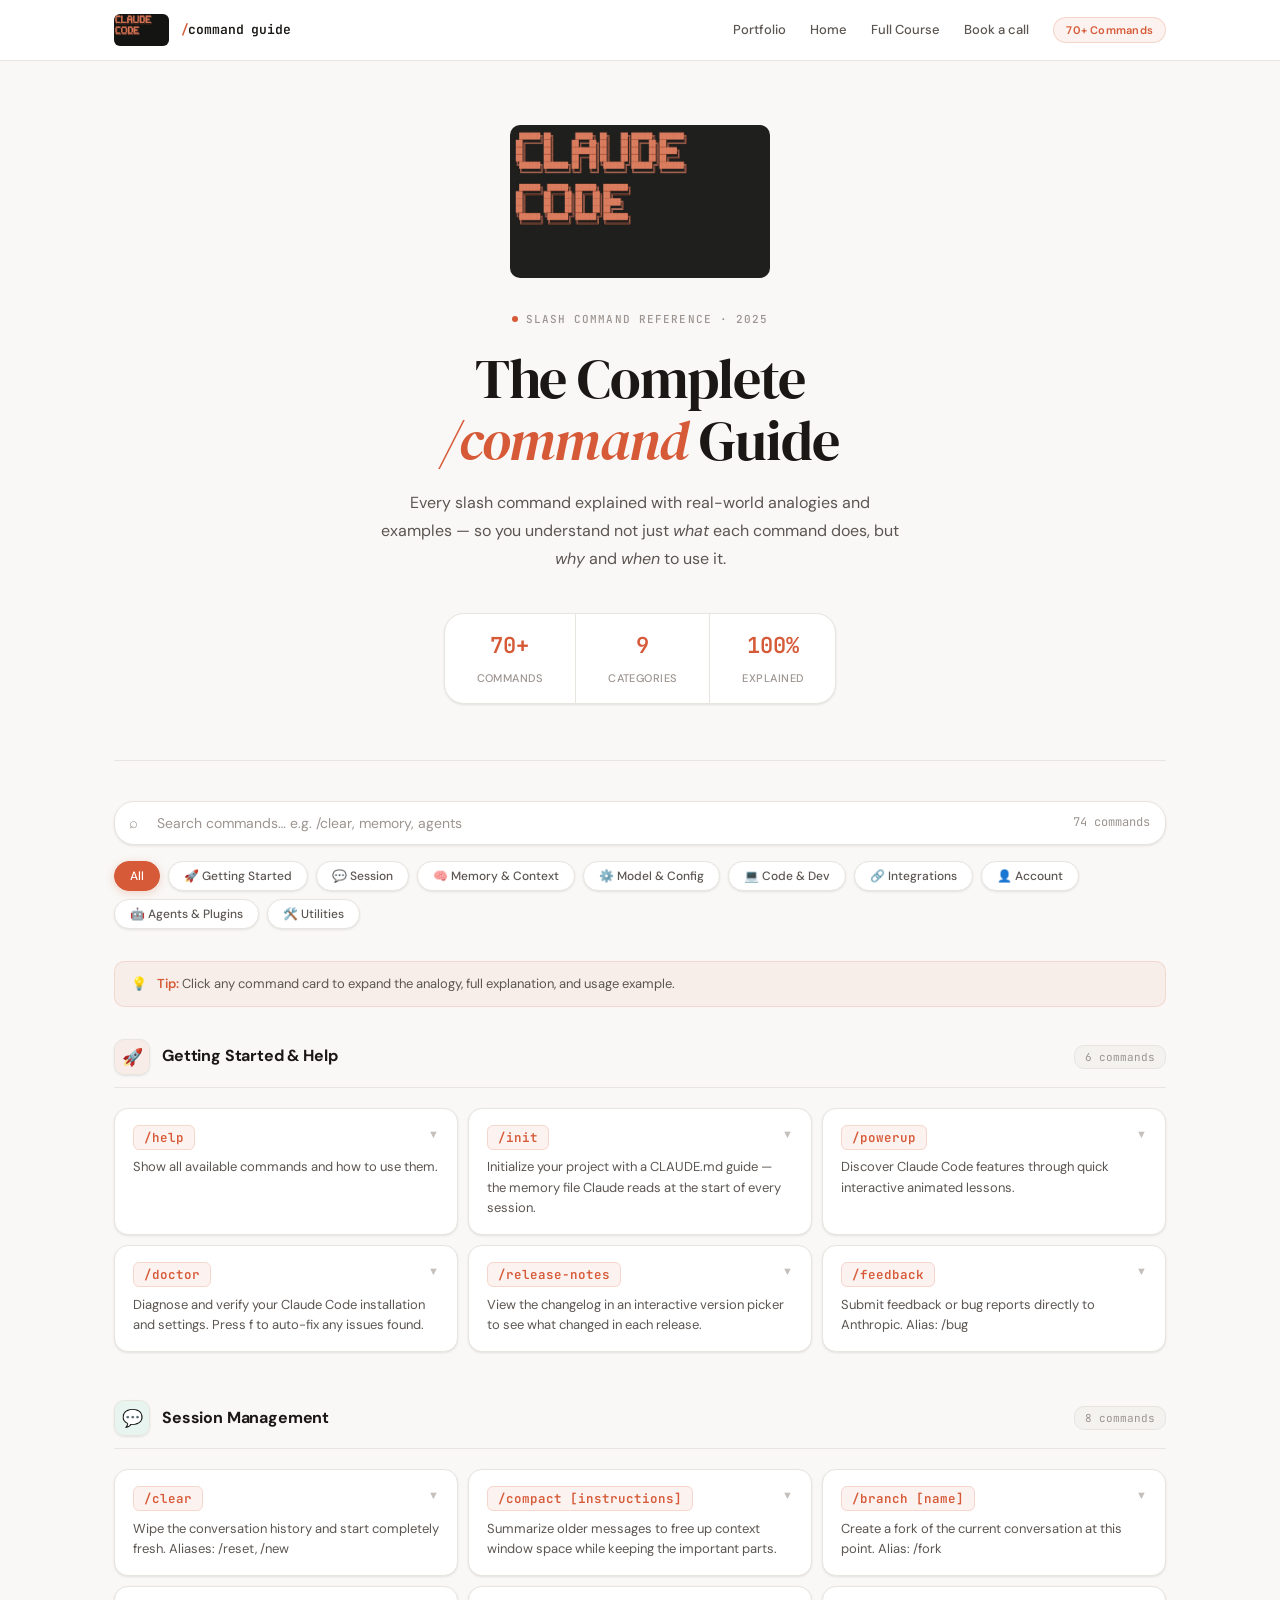
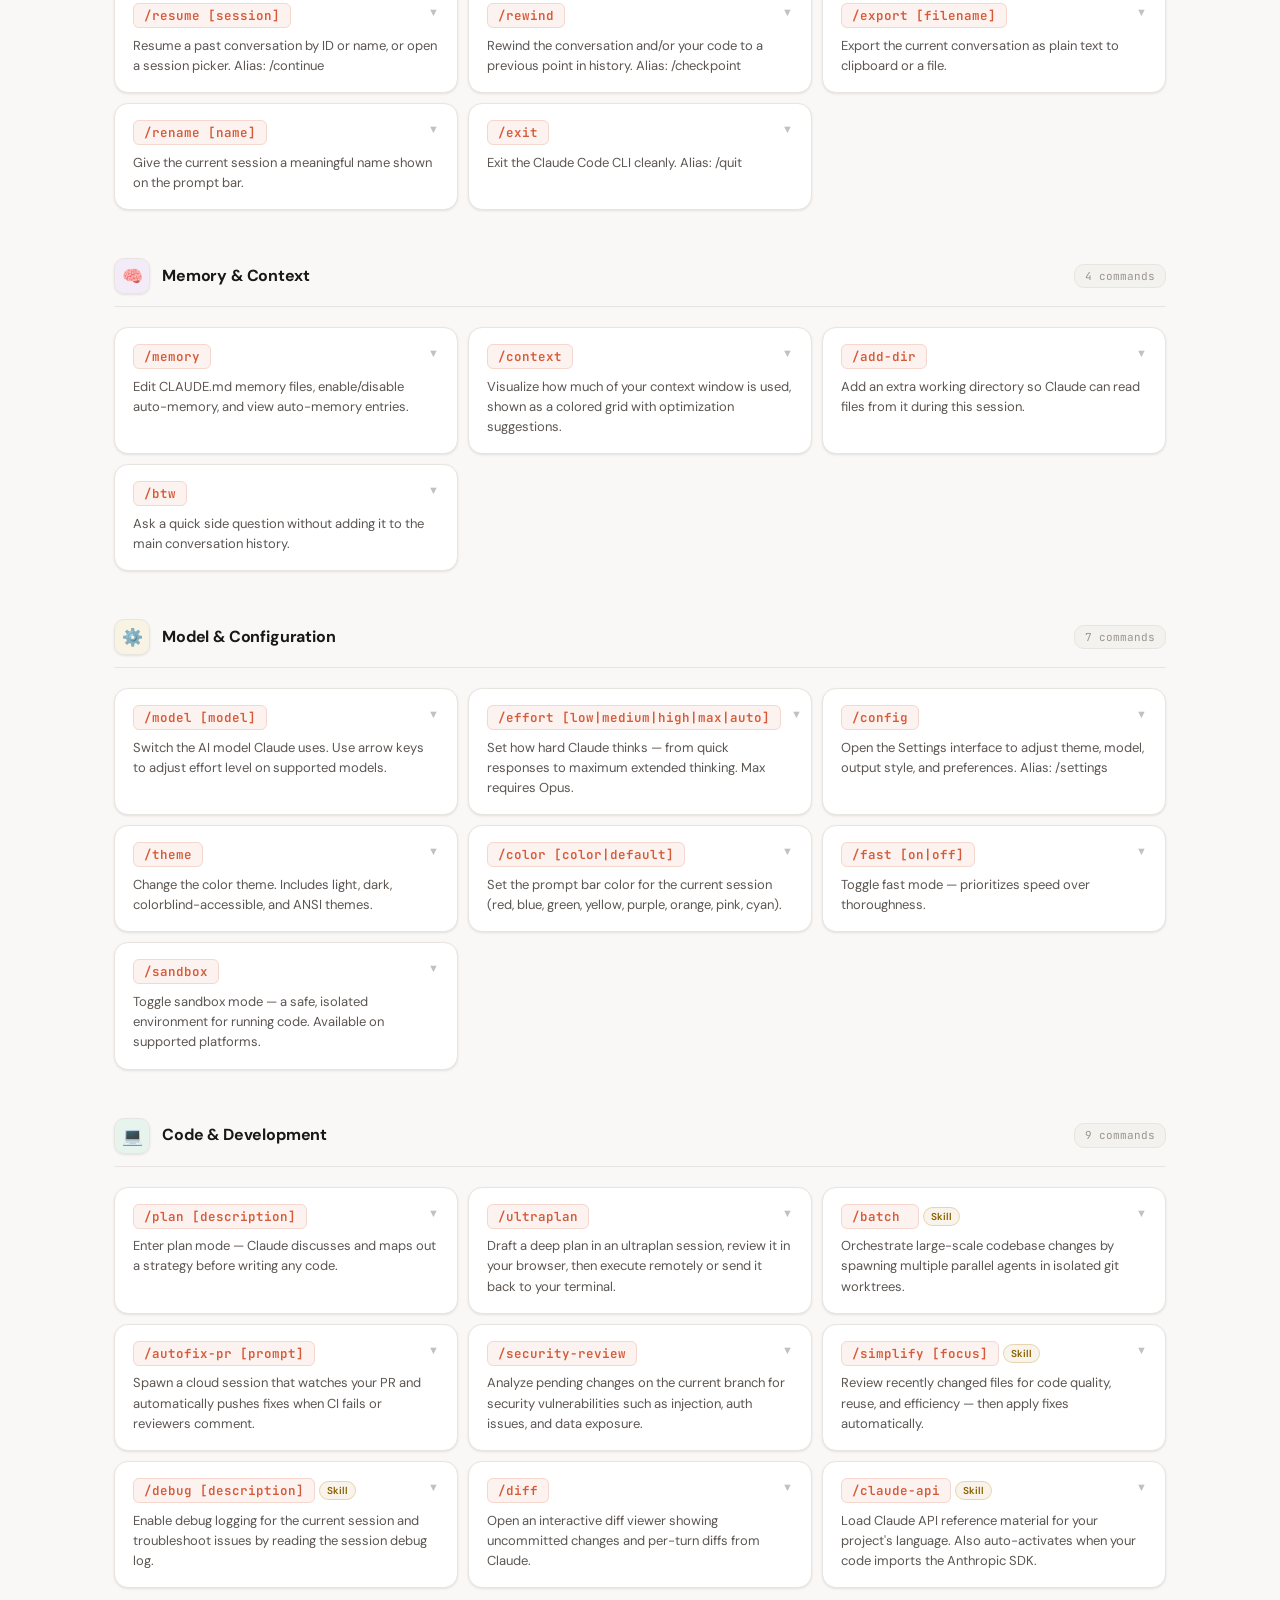
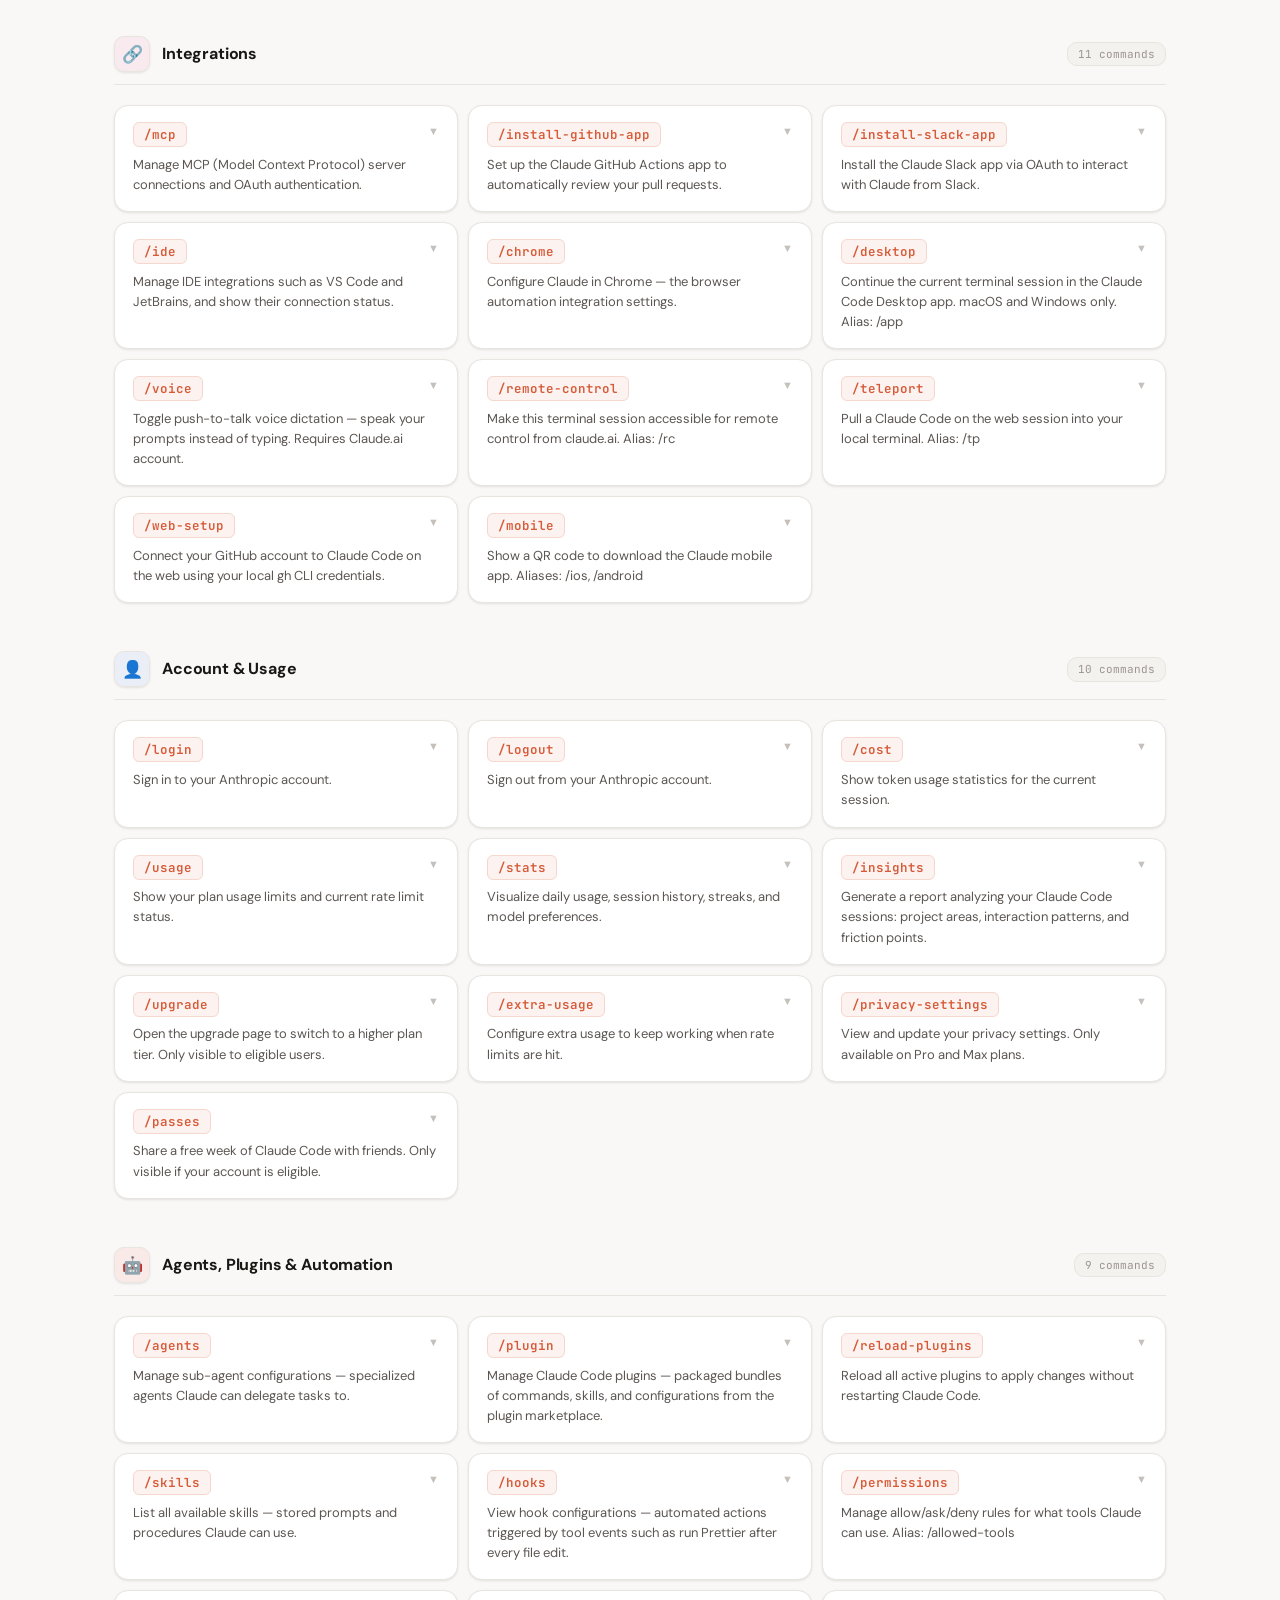
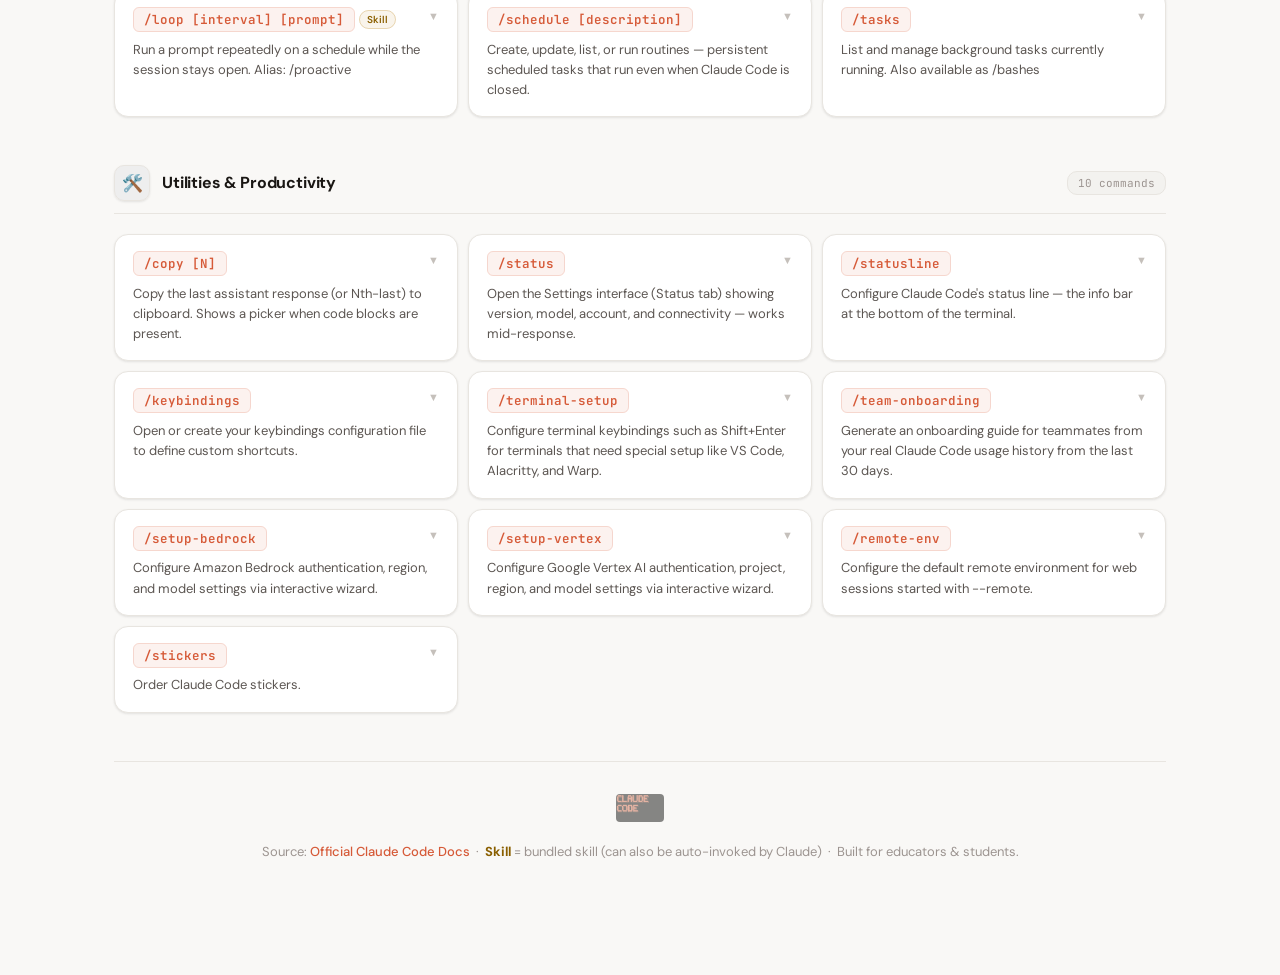
<file: slash-commands.html>
<!DOCTYPE html>
<html lang="en">
<head>
<meta charset="UTF-8" />
<meta name="viewport" content="width=device-width, initial-scale=1.0" />
<title>Claude Code — Complete Slash Commands Guide</title>
<meta name="description" content="Every Claude Code slash command explained with real-world analogies and examples. 70+ commands, 9 categories, fully searchable." />
<meta name="theme-color" content="#d65a38" />
<link rel="icon" href="favicon.svg" type="image/svg+xml" />
<link rel="preconnect" href="https://fonts.googleapis.com" />
<link rel="preconnect" href="https://fonts.gstatic.com" crossorigin />
<link href="https://fonts.googleapis.com/css2?family=JetBrains+Mono:wght@400;500;600&family=DM+Sans:wght@400;500;600;700&family=DM+Serif+Display&display=swap" rel="stylesheet" />
<style>
*, *::before, *::after { box-sizing: border-box; margin: 0; padding: 0; }

:root {
  --bg: #f9f8f6;
  --bg-nav: rgba(255,255,255,0.92);
  --bg-card: #ffffff;
  --bg-card-hover: #fafafa;
  --bg-code: #1a1a2e;
  --bg-subtle: #f3f2ef;
  --bg-tag: rgba(214,90,56,0.08);
  --accent: #d65a38;
  --accent-dark: #b84a2c;
  --accent-soft: #e8805e;
  --accent-bg: rgba(214,90,56,0.06);
  --border: #e8e5e0;
  --border-hover: rgba(214,90,56,0.35);
  --border-strong: #d0ccc5;
  --text-1: #1a1714;
  --text-2: #5c5652;
  --text-3: #9c9490;
  --text-4: #c5c0bb;
  --skill-bg: rgba(180,120,0,0.08);
  --skill-border: rgba(180,120,0,0.25);
  --skill-text: #8a5f00;
  --code-text: #e88a6e;
  --font-sans: "DM Sans", sans-serif;
  --font-serif: "DM Serif Display", serif;
  --font-mono: "JetBrains Mono", monospace;
  --shadow-sm: 0 1px 3px rgba(0,0,0,0.06), 0 1px 2px rgba(0,0,0,0.04);
  --shadow-md: 0 4px 12px rgba(0,0,0,0.07), 0 2px 4px rgba(0,0,0,0.04);
  --r-sm: 6px;
  --r-md: 10px;
  --r-lg: 14px;
  --r-xl: 20px;
}

@media (prefers-color-scheme: dark) {
  :root {
    --bg: #111010;
    --bg-nav: rgba(17,16,16,0.92);
    --bg-card: #1a1918;
    --bg-card-hover: #201f1d;
    --bg-code: #0d0c0b;
    --bg-subtle: #161514;
    --bg-tag: rgba(214,90,56,0.12);
    --accent: #e8805e;
    --accent-dark: #d65a38;
    --accent-soft: #f0a085;
    --accent-bg: rgba(214,90,56,0.08);
    --border: #2a2724;
    --border-hover: rgba(232,128,94,0.4);
    --border-strong: #3a3632;
    --text-1: #f2ede8;
    --text-2: #a09890;
    --text-3: #605a55;
    --text-4: #3a3530;
    --skill-bg: rgba(200,150,30,0.1);
    --skill-border: rgba(200,150,30,0.25);
    --skill-text: #d4a030;
    --code-text: #e8805e;
  }
}

html { scroll-behavior: smooth; }
body {
  background: var(--bg);
  color: var(--text-1);
  font-family: var(--font-sans);
  font-size: 15px;
  line-height: 1.65;
  -webkit-font-smoothing: antialiased;
}

/* ── NAV ── */
nav {
  position: sticky; top: 0; z-index: 100;
  background: var(--bg-nav);
  border-bottom: 1px solid var(--border);
  backdrop-filter: blur(12px);
  -webkit-backdrop-filter: blur(12px);
}
.nav-inner {
  max-width: 1100px; margin: 0 auto;
  display: flex; align-items: center;
  padding: 0.875rem 1.5rem;
  gap: 1rem;
}
.nav-logo-wrap {
  display: flex; align-items: center; gap: 12px;
  text-decoration: none;
}
.nav-logo-img {
  height: 32px; width: auto;
  border-radius: 6px;
}
.nav-logo-text {
  font-family: var(--font-mono);
  font-size: 13px; font-weight: 600;
  color: var(--text-1);
  letter-spacing: -0.01em;
}
.nav-logo-text span { color: var(--accent); }
.nav-spacer { flex: 1; }
.nav-links { display: flex; gap: 1.5rem; align-items: center; }
.nav-links a {
  font-size: 13px; font-weight: 500;
  color: var(--text-2); text-decoration: none;
  transition: color 0.18s;
}
.nav-links a:hover { color: var(--accent); }
.nav-pill {
  font-size: 11px; font-weight: 600;
  background: var(--bg-tag);
  color: var(--accent);
  padding: 3px 12px; border-radius: 20px;
  border: 1px solid rgba(214,90,56,0.2);
  white-space: nowrap;
  letter-spacing: 0.02em;
}

/* ── PAGE WRAP ── */
.page-wrap { max-width: 1100px; margin: 0 auto; padding: 0 1.5rem 5rem; }

/* ── HERO ── */
.hero {
  padding: 4rem 1rem 3.5rem;
  display: flex; flex-direction: column;
  align-items: center; text-align: center;
  border-bottom: 1px solid var(--border);
  margin-bottom: 2.5rem;
}
.hero-logo {
  width: 260px; height: auto;
  margin-bottom: 2rem;
  border-radius: var(--r-md);
  opacity: 0.95;
}
.hero-eyebrow {
  display: inline-flex; align-items: center; gap: 8px;
  font-family: var(--font-mono);
  font-size: 11px; font-weight: 500;
  color: var(--text-3);
  letter-spacing: 0.1em;
  text-transform: uppercase;
  margin-bottom: 1.25rem;
}
.eyebrow-dot {
  width: 6px; height: 6px;
  border-radius: 50%;
  background: var(--accent);
  animation: blink 2.5s ease-in-out infinite;
}
@keyframes blink {
  0%, 100% { opacity: 1; }
  50% { opacity: 0.3; }
}
.hero h1 {
  font-family: var(--font-serif);
  font-size: clamp(32px, 5.5vw, 56px);
  font-weight: 400;
  line-height: 1.12;
  color: var(--text-1);
  letter-spacing: -0.02em;
  margin-bottom: 1rem;
}
.hero h1 em {
  font-style: italic;
  color: var(--accent);
}
.hero-sub {
  font-size: 16px;
  color: var(--text-2);
  max-width: 520px;
  line-height: 1.75;
  margin-bottom: 2.5rem;
}
.hero-stats {
  display: flex; align-items: center;
  gap: 0;
  background: var(--bg-card);
  border: 1px solid var(--border);
  border-radius: var(--r-xl);
  overflow: hidden;
  box-shadow: var(--shadow-sm);
}
.stat-item {
  padding: 0.875rem 2rem;
  text-align: center;
}
.stat-item + .stat-item { border-left: 1px solid var(--border); }
.stat-num {
  font-family: var(--font-mono);
  font-size: 22px; font-weight: 600;
  color: var(--accent);
  display: block;
}
.stat-label { font-size: 11px; font-weight: 500; color: var(--text-3); letter-spacing: 0.04em; text-transform: uppercase; }

/* ── TOOLBAR ── */
.toolbar {
  display: flex; flex-direction: column;
  gap: 1rem;
  margin-bottom: 2rem;
}
.search-wrap { position: relative; }
.search-icon {
  position: absolute; left: 15px; top: 50%;
  transform: translateY(-50%);
  color: var(--text-3); font-size: 15px;
  pointer-events: none;
}
#searchInput {
  width: 100%;
  background: var(--bg-card);
  border: 1px solid var(--border);
  border-radius: var(--r-xl);
  padding: 12px 110px 12px 42px;
  font-size: 14px; font-family: var(--font-sans);
  color: var(--text-1);
  outline: none;
  box-shadow: var(--shadow-sm);
  transition: border-color 0.2s, box-shadow 0.2s;
}
#searchInput::placeholder { color: var(--text-3); }
#searchInput:focus {
  border-color: var(--accent);
  box-shadow: 0 0 0 3px rgba(214,90,56,0.1);
}
.search-count {
  position: absolute; right: 16px; top: 50%;
  transform: translateY(-50%);
  font-size: 12px; color: var(--text-3);
  font-family: var(--font-mono); pointer-events: none;
}
.filter-row {
  display: flex; gap: 8px; flex-wrap: wrap;
}
.pill {
  padding: 6px 15px;
  border-radius: 20px;
  font-size: 12px; font-weight: 500;
  border: 1px solid var(--border);
  cursor: pointer;
  background: var(--bg-card);
  color: var(--text-2);
  transition: all 0.18s;
  font-family: var(--font-sans);
  box-shadow: var(--shadow-sm);
}
.pill:hover { border-color: var(--accent); color: var(--accent); }
.pill.active {
  background: var(--accent);
  color: #fff;
  border-color: var(--accent);
  box-shadow: 0 2px 8px rgba(214,90,56,0.25);
}

/* ── TIP ── */
.tip-bar {
  background: var(--accent-bg);
  border: 1px solid rgba(214,90,56,0.15);
  border-radius: var(--r-md);
  padding: 11px 16px;
  font-size: 13px; color: var(--text-2);
  display: flex; align-items: center; gap: 10px;
  margin-bottom: 2rem;
}
.tip-bar strong { color: var(--accent); font-weight: 600; }

/* ── CATEGORY SECTION ── */
.cat-section { margin-bottom: 3rem; }
.cat-header {
  display: flex; align-items: center; gap: 12px;
  margin-bottom: 1.25rem;
  padding-bottom: 12px;
  border-bottom: 1px solid var(--border);
}
.cat-icon-wrap {
  width: 36px; height: 36px;
  border-radius: var(--r-md);
  display: flex; align-items: center; justify-content: center;
  font-size: 17px; flex-shrink: 0;
  border: 1px solid var(--border);
  background: var(--bg-card);
  box-shadow: var(--shadow-sm);
}
.cat-name {
  font-family: var(--font-sans);
  font-size: 16px; font-weight: 700;
  color: var(--text-1); letter-spacing: -0.01em;
}
.cat-count {
  font-family: var(--font-mono);
  font-size: 11px; color: var(--text-3);
  background: var(--bg-subtle);
  border: 1px solid var(--border);
  padding: 2px 10px; border-radius: 10px;
  margin-left: auto;
}

/* ── CMD CARDS ── */
.cmd-grid {
  display: grid;
  grid-template-columns: repeat(auto-fill, minmax(320px, 1fr));
  gap: 10px;
}
.cmd-card {
  background: var(--bg-card);
  border: 1px solid var(--border);
  border-radius: var(--r-lg);
  padding: 16px 18px;
  cursor: pointer;
  transition: border-color 0.18s, box-shadow 0.18s, background 0.18s;
  box-shadow: var(--shadow-sm);
}
.cmd-card:hover {
  border-color: var(--border-strong);
  box-shadow: var(--shadow-md);
}
.cmd-card.open {
  border-color: var(--accent);
  box-shadow: 0 0 0 3px rgba(214,90,56,0.08), var(--shadow-md);
}
.card-top {
  display: flex; align-items: flex-start; gap: 10px;
  margin-bottom: 8px;
}
.cmd-chip {
  font-family: var(--font-mono);
  font-size: 12.5px; font-weight: 600;
  color: var(--accent);
  background: var(--bg-tag);
  padding: 3px 10px;
  border-radius: var(--r-sm);
  border: 1px solid rgba(214,90,56,0.18);
  white-space: nowrap; flex-shrink: 0;
}
.skill-tag {
  font-size: 10px; font-weight: 600;
  background: var(--skill-bg);
  color: var(--skill-text);
  border: 1px solid var(--skill-border);
  padding: 2px 7px; border-radius: 10px;
  margin-left: 4px; vertical-align: middle;
  font-family: var(--font-sans);
}
.chevron {
  margin-left: auto; flex-shrink: 0;
  color: var(--text-4); font-size: 11px;
  transition: transform 0.22s, color 0.18s;
}
.cmd-card.open .chevron { transform: rotate(180deg); color: var(--accent); }
.cmd-summary { font-size: 13px; color: var(--text-2); line-height: 1.55; }

/* ── EXPANDED ── */
.cmd-details {
  max-height: 0; overflow: hidden;
  transition: max-height 0.3s ease;
}
.cmd-card.open .cmd-details { max-height: 700px; padding-top: 14px; }
.detail-inner { border-top: 1px solid var(--border); padding-top: 14px; }
.detail-label {
  font-size: 10px; font-weight: 600; letter-spacing: 0.1em;
  text-transform: uppercase; color: var(--text-3);
  margin-bottom: 6px;
}
.analogy-box {
  background: var(--bg-subtle);
  border-left: 3px solid var(--accent);
  border-radius: 0 var(--r-sm) var(--r-sm) 0;
  padding: 10px 14px;
  font-size: 13px; color: var(--text-2); line-height: 1.6;
  margin-bottom: 12px;
}
.analogy-box strong { color: var(--text-1); font-weight: 600; }
.example-block {
  background: var(--bg-code);
  border-radius: var(--r-md);
  border: 1px solid rgba(255,255,255,0.06);
  padding: 12px 14px;
}
.example-block pre {
  font-family: var(--font-mono);
  font-size: 12px; line-height: 1.75;
  color: var(--code-text);
  white-space: pre-wrap; word-break: break-word;
}
.example-block .cmt { color: #4a5060; }

/* ── NO RESULTS ── */
.no-results {
  text-align: center; padding: 4rem 2rem;
  color: var(--text-3); font-size: 14px;
}
.no-results span { font-size: 2rem; display: block; margin-bottom: 0.75rem; }

/* ── DIVIDER ── */
.section-divider {
  height: 1px; background: var(--border);
  margin: 2rem 0;
}

/* ── FOOTER ── */
footer {
  text-align: center;
  padding: 2rem 0;
  border-top: 1px solid var(--border);
  margin-top: 2rem;
}
.footer-logo { height: 28px; width: auto; border-radius: 4px; opacity: 0.5; margin-bottom: 0.75rem; }
footer p { font-size: 13px; color: var(--text-3); }
footer a { color: var(--accent); text-decoration: none; font-weight: 500; }
footer a:hover { text-decoration: underline; }

/* ── RESPONSIVE ── */
@media (max-width: 640px) {
  .nav-links { display: none; }
  .hero { padding: 2.5rem 0 2rem; }
  .hero-logo { width: 180px; }
  .hero h1 { font-size: 30px; }
  .hero-stats { flex-direction: column; border-radius: var(--r-lg); }
  .stat-item + .stat-item { border-left: none; border-top: 1px solid var(--border); }
  .cmd-grid { grid-template-columns: 1fr; }
}
</style>
</head>
<body>

<!-- NAV -->
<nav>
  <div class="nav-inner">
    <a class="nav-logo-wrap" href="index.html">
      <img class="nav-logo-img" src="[data-uri]" alt="Claude Code logo" />
      <span class="nav-logo-text"><span>/</span>command guide</span>
    </a>
    <div class="nav-spacer"></div>
    <div class="nav-links">
      <a href="https://mayankchugh-learning.github.io/">Portfolio</a>
      <a href="index.html">Home</a>
      <a href="course.html">Full Course</a>
      <a href="https://mayankchugh-learning.github.io/#consulting">Book a call</a>
      <span class="nav-pill">70+ Commands</span>
    </div>
  </div>
</nav>

<div class="page-wrap">

  <!-- HERO -->
  <section class="hero">
    <img class="hero-logo" src="[data-uri]" alt="Claude Code" />
    <div class="hero-eyebrow"><span class="eyebrow-dot"></span>Slash Command Reference · 2025</div>
    <h1>The Complete<br/><em>/command</em> Guide</h1>
    <p class="hero-sub">Every slash command explained with real-world analogies and examples — so you understand not just <em>what</em> each command does, but <em>why</em> and <em>when</em> to use it.</p>
    <div class="hero-stats">
      <div class="stat-item"><span class="stat-num">70+</span><span class="stat-label">Commands</span></div>
      <div class="stat-item"><span class="stat-num">9</span><span class="stat-label">Categories</span></div>
      <div class="stat-item"><span class="stat-num">100%</span><span class="stat-label">Explained</span></div>
    </div>
  </section>

  <!-- TOOLBAR -->
  <div class="toolbar">
    <div class="search-wrap">
      <span class="search-icon">⌕</span>
      <input type="text" id="searchInput" placeholder="Search commands… e.g. /clear, memory, agents" oninput="renderAll()" autocomplete="off" />
      <span class="search-count" id="countBadge">70 commands</span>
    </div>
    <div class="filter-row">
      <button class="pill active" data-cat="all" onclick="setFilter('all', this)">All</button>
      <button class="pill" data-cat="start" onclick="setFilter('start', this)">🚀 Getting Started</button>
      <button class="pill" data-cat="session" onclick="setFilter('session', this)">💬 Session</button>
      <button class="pill" data-cat="memory" onclick="setFilter('memory', this)">🧠 Memory &amp; Context</button>
      <button class="pill" data-cat="model" onclick="setFilter('model', this)">⚙️ Model &amp; Config</button>
      <button class="pill" data-cat="code" onclick="setFilter('code', this)">💻 Code &amp; Dev</button>
      <button class="pill" data-cat="integrations" onclick="setFilter('integrations', this)">🔗 Integrations</button>
      <button class="pill" data-cat="account" onclick="setFilter('account', this)">👤 Account</button>
      <button class="pill" data-cat="agents" onclick="setFilter('agents', this)">🤖 Agents &amp; Plugins</button>
      <button class="pill" data-cat="utilities" onclick="setFilter('utilities', this)">🛠️ Utilities</button>
    </div>
  </div>

  <div class="tip-bar">
    <span>💡</span>
    <span><strong>Tip:</strong> Click any command card to expand the analogy, full explanation, and usage example.</span>
  </div>

  <!-- COMMANDS CONTAINER -->
  <main id="mainContainer"></main>

  <!-- FOOTER -->
  <footer>
    <img class="footer-logo" src="[data-uri]" alt="Claude Code" />
    <p>Source: <a href="https://code.claude.com/docs/en/commands" target="_blank">Official Claude Code Docs</a> &nbsp;·&nbsp; <strong style="color:var(--skill-text)">Skill</strong> = bundled skill (can also be auto-invoked by Claude) &nbsp;·&nbsp; Built for educators &amp; students.</p>
  </footer>

</div>

<script>
const DATA = [
  {
    id:"start",icon:"🚀",iconBg:"rgba(214,90,56,0.08)",
    title:"Getting Started & Help",
    commands:[
      {name:"/help",summary:"Show all available commands and how to use them.",analogy:"Think of this as the <strong>menu at a restaurant</strong>. Before you order, you look at the menu to see what's available. /help shows you the full list of everything Claude Code can do.",example:"/help\n# Shows the full command list instantly\n\n/help permissions\n# Filter to show permission-related commands"},
      {name:"/init",summary:"Initialize your project with a CLAUDE.md guide — the memory file Claude reads at the start of every session.",analogy:"Like <strong>writing a project brief for a new hire</strong>. You tell them the project name, tech stack, common commands, and coding rules — once — and they know it forever. CLAUDE.md is that brief.",example:"/init\n# Sets up CLAUDE.md in your project root\n\n# Set CLAUDE_CODE_NEW_INIT=1 for the full interactive wizard\n# (includes skills, hooks, and personal memory files)"},
      {name:"/powerup",summary:"Discover Claude Code features through quick interactive animated lessons.",analogy:"Like the <strong>tutorial mode in a video game</strong> — it walks you through key features with live demos so you learn by doing, not just reading.",example:"/powerup\n# Launches interactive feature discovery mode\n# Great for onboarding new team members"},
      {name:"/doctor",summary:"Diagnose and verify your Claude Code installation and settings. Press f to auto-fix any issues found.",analogy:"Like a <strong>health check-up for your computer</strong>. It scans everything (auth, model, network, settings) and tells you if something is broken — with a one-press fix.",example:"/doctor\n# Runs a full diagnostic scan\n# Shows status icons for each check\n# Press f to auto-fix any reported issue"},
      {name:"/release-notes",summary:"View the changelog in an interactive version picker to see what changed in each release.",analogy:"Like checking your <strong>app's update history on the App Store</strong> — see exactly what new features, fixes, and changes came in each version.",example:"/release-notes\n# Opens interactive version history picker\n# Select any version to see its notes"},
      {name:"/feedback",summary:"Submit feedback or bug reports directly to Anthropic. Alias: /bug",analogy:"Like hitting the <strong>Send Feedback button in any app</strong>. Your feedback goes directly to the Claude team.",example:"/feedback\n# Opens feedback submission flow\n\n/bug\n# Alias — same as /feedback"}
    ]
  },
  {
    id:"session",icon:"💬",iconBg:"rgba(20,184,166,0.08)",
    title:"Session Management",
    commands:[
      {name:"/clear",summary:"Wipe the conversation history and start completely fresh. Aliases: /reset, /new",analogy:"Like <strong>opening a brand new notebook</strong>. The previous conversation is gone; you have a clean slate. Use this when switching to a completely different task.",example:"/clear\n# Clears all conversation history\n\n/reset   # same\n/new     # same"},
      {name:"/compact [instructions]",summary:"Summarize older messages to free up context window space while keeping the important parts.",analogy:"Like <strong>summarizing a long meeting into bullet points</strong>. You don't delete everything — you distill what matters so the conversation keeps its memory but takes up less space.",example:"/compact\n# Auto-summarizes the full conversation\n\n/compact focus only on the auth bug we were fixing\n# Guides what to preserve in the summary"},
      {name:"/branch [name]",summary:"Create a fork of the current conversation at this point. Alias: /fork",analogy:"Like <strong>creating a git branch in your codebase</strong>. You can try a different approach in the branch while the original conversation stays intact to return to.",example:"/branch try-approach-b\n# Creates a branch of this conversation\n# Use /resume to switch between branches\n\n/fork    # alias"},
      {name:"/resume [session]",summary:"Resume a past conversation by ID or name, or open a session picker. Alias: /continue",analogy:"Like <strong>reopening a saved game</strong>. Pick up exactly where you left off — same context, same history.",example:"/resume\n# Opens an interactive session picker UI\n\n/resume my-auth-refactor\n# Resumes a session by name"},
      {name:"/rewind",summary:"Rewind the conversation and/or your code to a previous point in history. Alias: /checkpoint",analogy:"Like <strong>Ctrl+Z but for your entire coding session</strong>. Not just the last action — you can jump back to any earlier moment, including the code state at that time.",example:"/rewind\n# Opens checkpoint picker\n# Select which point to return to\n# Both conversation AND code state are restored"},
      {name:"/export [filename]",summary:"Export the current conversation as plain text to clipboard or a file.",analogy:"Like <strong>exporting a chat log</strong>. Great for sharing session summaries, keeping records, or turning a conversation into documentation.",example:"/export\n# Opens dialog: copy to clipboard or save to file\n\n/export my-session-notes.txt\n# Writes directly to that file"},
      {name:"/rename [name]",summary:"Give the current session a meaningful name shown on the prompt bar.",analogy:"Like <strong>labeling a folder</strong>. Instead of Session #47, it shows auth-refactor — so you know exactly what this conversation was about when you /resume it later.",example:"/rename auth-refactor\n# Shows auth-refactor on the prompt bar\n\n/rename\n# No arg = auto-generates a name from chat history"},
      {name:"/exit",summary:"Exit the Claude Code CLI cleanly. Alias: /quit",analogy:"Like <strong>the exit door</strong>. Cleanly closes the session and terminal process.",example:"/exit\n\n/quit   # alias — same result"}
    ]
  },
  {
    id:"memory",icon:"🧠",iconBg:"rgba(168,85,247,0.08)",
    title:"Memory & Context",
    commands:[
      {name:"/memory",summary:"Edit CLAUDE.md memory files, enable/disable auto-memory, and view auto-memory entries.",analogy:"Like <strong>editing your employee handbook</strong>. You can add rules, preferences, or project facts that Claude should always know.",example:"/memory\n# Opens memory editor\n# Edit what Claude permanently remembers\n# Toggle auto-memory on or off"},
      {name:"/context",summary:"Visualize how much of your context window is used, shown as a colored grid with optimization suggestions.",analogy:"Like a <strong>fuel gauge for Claude's memory</strong>. When the tank is nearly full, Claude starts forgetting earlier parts of the conversation. This shows exactly how full it is.",example:"/context\n# Shows a colored grid of context usage\n# Flags: memory bloat, heavy tools, capacity warnings\n# Suggests how to optimize"},
      {name:"/add-dir <path>",summary:"Add an extra working directory so Claude can read files from it during this session.",analogy:"Like <strong>giving someone a key to another room</strong>. By default Claude only sees your current project folder. /add-dir gives it access to another folder too.",example:"/add-dir ../shared-utils\n# Now Claude can read files from shared-utils/\n# Note: .claude/ config is NOT inherited from added dirs"},
      {name:"/btw <question>",summary:"Ask a quick side question without adding it to the main conversation history.",analogy:"Like <strong>whispering a quick question to a colleague</strong> without interrupting the main meeting. The answer is given but neither the question nor answer becomes part of the ongoing context.",example:"/btw what's the shortcut to commit in VS Code?\n# Gets an answer\n# Neither question nor answer pollutes the conversation"}
    ]
  },
  {
    id:"model",icon:"⚙️",iconBg:"rgba(234,179,8,0.08)",
    title:"Model & Configuration",
    commands:[
      {name:"/model [model]",summary:"Switch the AI model Claude uses. Use arrow keys to adjust effort level on supported models.",analogy:"Like <strong>choosing a gear in a car</strong>. Sonnet is 4th gear (fast, efficient). Opus is a high-performance engine (more capable, costs more). Switch based on task complexity.",example:"/model\n# Opens interactive model picker\n\n/model claude-opus-4-6\n# Switches immediately, even mid-response\n# Use left/right arrows to adjust effort level"},
      {name:"/effort [low|medium|high|max|auto]",summary:"Set how hard Claude thinks — from quick responses to maximum extended thinking. Max requires Opus.",analogy:"Like setting a <strong>difficulty slider for Claude's reasoning</strong>. Low is a quick brainstorm. Max is Claude doing deep, step-by-step thinking — ideal for hard problems.",example:"/effort high\n# Claude thinks harder, takes longer, better results\n\n/effort max\n# Maximum reasoning (Opus only, this session)\n\n/effort auto\n# Resets to the model's default level"},
      {name:"/config",summary:"Open the Settings interface to adjust theme, model, output style, and preferences. Alias: /settings",analogy:"Like opening your <strong>app's Settings panel</strong>. All preferences in one place — theme, model, editor mode, output style.",example:"/config\n# Opens full settings UI\n\n/settings\n# Alias — same result"},
      {name:"/theme",summary:"Change the color theme. Includes light, dark, colorblind-accessible, and ANSI themes.",analogy:"Like <strong>switching your IDE theme</strong> from dark to light mode — or choosing a colorblind-friendly option for accessibility.",example:"/theme\n# Opens theme picker with previews\n# Includes: light, dark, daltonized, ANSI variants"},
      {name:"/color [color|default]",summary:"Set the prompt bar color for the current session (red, blue, green, yellow, purple, orange, pink, cyan).",analogy:"Like <strong>color-coding your browser tabs</strong>. If you have multiple Claude sessions open, different colors help you instantly know which is which.",example:"/color purple\n# Prompt bar turns purple for this session\n\n/color default\n# Resets to the default color"},
      {name:"/fast [on|off]",summary:"Toggle fast mode — prioritizes speed over thoroughness.",analogy:"Like setting your <strong>GPS to fastest route vs most scenic</strong>. Fast mode trades some depth for quicker replies — good for rapid iteration.",example:"/fast on\n# Enables fast mode (speed over depth)\n\n/fast off\n# Back to balanced mode"},
      {name:"/sandbox",summary:"Toggle sandbox mode — a safe, isolated environment for running code. Available on supported platforms.",analogy:"Like a <strong>firewall-protected lab</strong>. Claude can run code inside the sandbox without it affecting your real system — perfect for testing risky scripts safely.",example:"/sandbox\n# Toggles sandbox mode on/off\n# Only available on supported platforms"}
    ]
  },
  {
    id:"code",icon:"💻",iconBg:"rgba(16,185,129,0.08)",
    title:"Code & Development",
    commands:[
      {name:"/plan [description]",summary:"Enter plan mode — Claude discusses and maps out a strategy before writing any code.",analogy:"Like <strong>drawing an architect's blueprint before construction begins</strong>. Claude proposes a plan, you review and adjust it, then it builds. Fewer surprises mid-way.",example:"/plan fix the auth bug\n# Claude creates a step-by-step plan\n# You review and approve before any code is touched"},
      {name:"/ultraplan <prompt>",summary:"Draft a deep plan in an ultraplan session, review it in your browser, then execute remotely or send it back to your terminal.",analogy:"Like a <strong>war-room strategy session</strong>. Claude creates a comprehensive, reviewed plan before a single line of code is written — ideal for complex features or big refactors.",example:"/ultraplan migrate the database from Postgres to PlanetScale\n# Opens an in-browser plan editor\n# Review, edit, then execute remotely OR send back to terminal"},
      {name:"/batch <instruction>",isSkill:true,summary:"Orchestrate large-scale codebase changes by spawning multiple parallel agents in isolated git worktrees.",analogy:"Like <strong>hiring a team of contractors</strong>. Instead of one person doing 30 things one-by-one, 30 people each tackle one thing simultaneously. Much faster for large-scale changes.",example:"/batch migrate src/ from Solid to React\n# Claude researches and breaks work into 5-30 units\n# Spawns one agent per unit in parallel git worktrees\n# Each agent runs tests and opens its own PR"},
      {name:"/autofix-pr [prompt]",summary:"Spawn a cloud session that watches your PR and automatically pushes fixes when CI fails or reviewers comment.",analogy:"Like having a <strong>dedicated QA engineer watching your PR 24/7</strong> — they respond to every failed test and reviewer comment without you having to manually intervene.",example:"/autofix-pr\n# Watches current branch PR, fixes everything automatically\n\n/autofix-pr only fix lint and type errors\n# Restrict what it auto-fixes"},
      {name:"/security-review",summary:"Analyze pending changes on the current branch for security vulnerabilities such as injection, auth issues, and data exposure.",analogy:"Like hiring a <strong>security auditor to review your code before deployment</strong>. They look specifically for dangerous patterns — not style issues.",example:"/security-review\n# Analyzes git diff on current branch\n# Reports: injection risks, auth issues, data exposure\n# Not a style review — purely security-focused"},
      {name:"/simplify [focus]",isSkill:true,summary:"Review recently changed files for code quality, reuse, and efficiency — then apply fixes automatically.",analogy:"Like a <strong>code review from three senior engineers at once</strong> — they work in parallel, compare notes, then one person applies all the agreed improvements.",example:"/simplify\n# Reviews changed files and cleans up code\n\n/simplify focus on memory efficiency\n# Focused review on a specific concern"},
      {name:"/debug [description]",isSkill:true,summary:"Enable debug logging for the current session and troubleshoot issues by reading the session debug log.",analogy:"Like turning on your car's <strong>OBD diagnostics port</strong>. Normally hidden, but when you need to find what's wrong, it gives you a stream of detailed diagnostic data.",example:"/debug\n# Enables debug logging from this point forward\n\n/debug Claude keeps making wrong file edits\n# Describes the issue to focus the diagnostic analysis"},
      {name:"/diff",summary:"Open an interactive diff viewer showing uncommitted changes and per-turn diffs from Claude.",analogy:"Like a <strong>side-by-side track-changes view in a Word doc</strong> — but for code. See exactly what changed per Claude turn, not just the final git diff.",example:"/diff\n# Opens interactive diff viewer\n# Left/right arrows = switch git diff vs per-turn diffs\n# Up/down = browse changed files"},
      {name:"/claude-api",isSkill:true,summary:"Load Claude API reference material for your project's language. Also auto-activates when your code imports the Anthropic SDK.",analogy:"Like having the <strong>official API docs open in a side panel automatically</strong>. No tab-switching to the docs site while building with the API.",example:"/claude-api\n# Loads docs for: Python, TypeScript, Java, Go, Ruby, C#, PHP\n# Covers: tool use, streaming, batches, structured outputs\n# Also auto-triggers when Anthropic SDK is detected in imports"}
    ]
  },
  {
    id:"integrations",icon:"🔗",iconBg:"rgba(236,72,153,0.08)",
    title:"Integrations",
    commands:[
      {name:"/mcp",summary:"Manage MCP (Model Context Protocol) server connections and OAuth authentication.",analogy:"Like a <strong>USB hub for AI tools</strong>. MCP lets Claude connect to external services — databases, APIs, calendars, Slack. This command manages those connections.",example:"/mcp\n# Opens MCP server management panel\n# Connect, disconnect, re-authenticate servers\n# Dynamic /mcp__server__prompt commands appear once connected"},
      {name:"/install-github-app",summary:"Set up the Claude GitHub Actions app to automatically review your pull requests.",analogy:"Like <strong>adding an AI reviewer to your GitHub team</strong>. It watches every PR and leaves code review comments — catching logic bugs and security issues automatically.",example:"/install-github-app\n# Walks you through selecting a repo\n# Claude adds claude-code-review.yml for customizing behavior\n# Works silently on every future PR"},
      {name:"/install-slack-app",summary:"Install the Claude Slack app via OAuth to interact with Claude from Slack.",analogy:"Like <strong>adding Claude as a Slack bot to your workspace</strong> — so your team can use Claude without ever leaving Slack.",example:"/install-slack-app\n# Opens browser OAuth flow\n# After completion, @claude is available in any Slack channel"},
      {name:"/ide",summary:"Manage IDE integrations such as VS Code and JetBrains, and show their connection status.",analogy:"Like checking if your <strong>phone is properly paired to a Bluetooth speaker</strong>. This shows if Claude Code is talking correctly to your IDE.",example:"/ide\n# Shows connection status for all IDE integrations\n# Manage VS Code, JetBrains connections"},
      {name:"/chrome",summary:"Configure Claude in Chrome — the browser automation integration settings.",analogy:"Like setting up a <strong>browser co-pilot</strong>. Claude can see and interact with what's in your browser tab, enabling web-aware tasks.",example:"/chrome\n# Opens Chrome integration settings\n# Requires the Claude in Chrome extension installed"},
      {name:"/desktop",summary:"Continue the current terminal session in the Claude Code Desktop app. macOS and Windows only. Alias: /app",analogy:"Like <strong>moving a phone call from your earbuds to a speakerphone</strong>. Same conversation, different (richer) interface.",example:"/desktop\n# Transfers current session to the Desktop app\n# macOS and Windows only\n\n/app   # alias"},
      {name:"/voice",summary:"Toggle push-to-talk voice dictation — speak your prompts instead of typing. Requires Claude.ai account.",analogy:"Like <strong>voice-to-text on your phone</strong>, but for coding. Say your request out loud; Claude transcribes and responds.",example:"/voice\n# Toggles push-to-talk mode on/off\n# Hold a key to speak, release to send\n# Requires a Claude.ai account"},
      {name:"/remote-control",summary:"Make this terminal session accessible for remote control from claude.ai. Alias: /rc",analogy:"Like <strong>sharing your screen but only for Claude</strong>. A remote claude.ai session can drive your local terminal — useful for handoffs and pair programming.",example:"/remote-control\n# Exposes terminal session for remote access from claude.ai\n\n/rc   # alias"},
      {name:"/teleport",summary:"Pull a Claude Code on the web session into your local terminal. Alias: /tp",analogy:"The reverse of /remote-control. Like <strong>downloading a cloud game save to play locally</strong> — bring a remote cloud session into your terminal.",example:"/teleport\n# Opens a picker of active web sessions\n# Fetches branch + conversation locally\n\n/tp   # alias (requires claude.ai subscription)"},
      {name:"/web-setup",summary:"Connect your GitHub account to Claude Code on the web using your local gh CLI credentials.",analogy:"Like <strong>linking your bank account to a new app</strong> — done once, then web sessions and your GitHub work seamlessly together.",example:"/web-setup\n# Authorizes GitHub for web sessions\n# /schedule prompts for this automatically if not yet connected"},
      {name:"/mobile",summary:"Show a QR code to download the Claude mobile app. Aliases: /ios, /android",analogy:"Like a <strong>QR code at the restaurant table</strong> — scan it, get the app, and continue your work on your phone.",example:"/mobile\n# Shows QR code for the Claude mobile app\n\n/ios     # alias\n/android # alias"}
    ]
  },
  {
    id:"account",icon:"👤",iconBg:"rgba(59,130,246,0.08)",
    title:"Account & Usage",
    commands:[
      {name:"/login",summary:"Sign in to your Anthropic account.",analogy:"Like the <strong>sign-in page</strong>. First thing you do when starting fresh on a new machine.",example:"/login\n# Launches the Anthropic authentication flow"},
      {name:"/logout",summary:"Sign out from your Anthropic account.",analogy:"Like <strong>logging out of a shared computer</strong>. Clears your credentials from this machine for security.",example:"/logout\n# Signs you out securely from this machine"},
      {name:"/cost",summary:"Show token usage statistics for the current session.",analogy:"Like checking your <strong>data usage on a phone plan</strong>. See how many tokens you've used (input, output, cache) and what it cost.",example:"/cost\n# Shows token breakdown: input / output / cache\n# See the cost-tracking guide for plan-specific details"},
      {name:"/usage",summary:"Show your plan usage limits and current rate limit status.",analogy:"Like checking how much <strong>data you have left before throttling</strong>. See your quota, usage so far, and when limits reset.",example:"/usage\n# Shows: plan limits, usage this period, rate limit status\n# And when limits reset"},
      {name:"/stats",summary:"Visualize daily usage, session history, streaks, and model preferences.",analogy:"Like a <strong>Spotify Wrapped for your coding sessions</strong>. How active have you been? Which models did you use most? What are your patterns?",example:"/stats\n# Opens interactive stats dashboard\n# Shows: daily usage, streaks, model breakdown, session history"},
      {name:"/insights",summary:"Generate a report analyzing your Claude Code sessions: project areas, interaction patterns, and friction points.",analogy:"Like a <strong>retrospective report from an analyst</strong>. You spent 40% of sessions on auth. You tend to ask about errors late in sessions. Helps you work smarter.",example:"/insights\n# Analyzes all your past sessions\n# Produces a personalized usage and patterns report"},
      {name:"/upgrade",summary:"Open the upgrade page to switch to a higher plan tier. Only visible to eligible users.",analogy:"Like an in-app <strong>upgrade prompt</strong> — takes you directly to the plan selection page.",example:"/upgrade\n# Opens plan upgrade page\n# Only visible on Pro and Max plans"},
      {name:"/extra-usage",summary:"Configure extra usage to keep working when rate limits are hit.",analogy:"Like <strong>buying extra data when your monthly allowance runs out</strong> — instead of being cut off, you authorize additional capacity.",example:"/extra-usage\n# Configure overflow usage settings\n# Keep working past your plan's default limits"},
      {name:"/privacy-settings",summary:"View and update your privacy settings. Only available on Pro and Max plans.",analogy:"Like the <strong>privacy dashboard in any modern app</strong>. Control what data Claude retains and how it's used.",example:"/privacy-settings\n# Pro and Max subscribers only\n# Control data retention preferences"},
      {name:"/passes",summary:"Share a free week of Claude Code with friends. Only visible if your account is eligible.",analogy:"Like a <strong>referral code for a gym membership</strong>. If you're eligible, give friends a free trial week.",example:"/passes\n# Only visible if your account has passes available\n# Share a free week with others"}
    ]
  },
  {
    id:"agents",icon:"🤖",iconBg:"rgba(239,68,68,0.08)",
    title:"Agents, Plugins & Automation",
    commands:[
      {name:"/agents",summary:"Manage sub-agent configurations — specialized agents Claude can delegate tasks to.",analogy:"Like a <strong>department directory</strong>. Your main Claude is the manager; agents are specialists (security expert, test writer, API designer). This command lists and manages them.",example:"/agents\n# Opens agent management interface\n# View, create, and configure sub-agents\n# See also: /skills for the newer format"},
      {name:"/plugin",summary:"Manage Claude Code plugins — packaged bundles of commands, skills, and configurations from the plugin marketplace.",analogy:"Like the <strong>extensions/plugins page in VS Code</strong>. Browse, install, update, and remove functionality packages from the community.",example:"/plugin\n# Opens plugin management\n\n# Example: install official code-review plugin\nclaude plugin install code-review@claude-plugins-official"},
      {name:"/reload-plugins",summary:"Reload all active plugins to apply changes without restarting Claude Code.",analogy:"Like <strong>hot-reloading in web development</strong>. You made changes to a plugin; this applies them immediately without closing and reopening everything.",example:"/reload-plugins\n# Reloads all active plugins instantly\n# Reports reload counts and flags any load errors"},
      {name:"/skills",summary:"List all available skills — stored prompts and procedures Claude can use.",analogy:"Like a <strong>cookbook of procedures</strong>. Each skill is a named recipe Claude can follow — either when you call it with / or automatically when relevant.",example:"/skills\n# Lists all available skills\n# Shows both built-in bundled skills and your custom ones\n# Skills live in ~/.claude/skills/ or .claude/skills/"},
      {name:"/hooks",summary:"View hook configurations — automated actions triggered by tool events such as run Prettier after every file edit.",analogy:"Like <strong>IFTTT rules (If This Then That)</strong>. If Claude edits a .ts file, run the TypeScript type checker. Hooks automate repetitive safety checks so you never forget them.",example:"/hooks\n# Shows all configured tool event hooks\n# Example hooks:\n#   post-edit: run Prettier on the edited file\n#   pre-commit: run test suite"},
      {name:"/permissions",summary:"Manage allow/ask/deny rules for what tools Claude can use. Alias: /allowed-tools",analogy:"Like <strong>app permission settings on your phone</strong>. Always allow file reads. Ask before running shell commands. Never allow network access. You're in full control.",example:"/permissions\n# Opens interactive permissions dialog\n# View by scope, add/remove rules, review recent auto-mode denials\n\n/allowed-tools   # alias"},
      {name:"/loop [interval] [prompt]",isSkill:true,summary:"Run a prompt repeatedly on a schedule while the session stays open. Alias: /proactive",analogy:"Like setting a <strong>recurring alarm with a task attached</strong>. Every 5 minutes: check if the deploy finished. Claude runs it, reports back, and runs it again — automatically.",example:"/loop 5m check if the deploy finished\n# Runs every 5 minutes automatically\n\n/loop\n# No args = self-paced autonomous maintenance check\n# Or reads from .claude/loop.md if present"},
      {name:"/schedule [description]",summary:"Create, update, list, or run routines — persistent scheduled tasks that run even when Claude Code is closed.",analogy:"Like <strong>setting a cron job, but in plain English</strong>. Every weekday at 9am: summarize yesterday's GitHub activity. Claude handles all the scheduling logic.",example:"/schedule\n# Claude walks you through setup conversationally\n\n/schedule daily standup summary every weekday at 9am\n# Creates a persistent routine"},
      {name:"/tasks",summary:"List and manage background tasks currently running. Also available as /bashes",analogy:"Like the <strong>Activity Monitor / Task Manager</strong> for Claude. See what background agents and processes are running right now, and stop any if needed.",example:"/tasks\n# Lists all active background tasks\n# Stop any running task from this view\n\n/bashes   # alias"}
    ]
  },
  {
    id:"utilities",icon:"🛠️",iconBg:"rgba(100,116,139,0.08)",
    title:"Utilities & Productivity",
    commands:[
      {name:"/copy [N]",summary:"Copy the last assistant response (or Nth-last) to clipboard. Shows a picker when code blocks are present.",analogy:"Like a <strong>dedicated clipboard button</strong> for Claude's output — smarter than Ctrl+C because it lets you pick just the code block you want, or write it to a file.",example:"/copy\n# Copies the last response to clipboard\n\n/copy 2\n# Copies the second-to-last response\n# Press w in the picker to write to a file instead\n# Useful over SSH where clipboard isn't available"},
      {name:"/status",summary:"Open the Settings interface (Status tab) showing version, model, account, and connectivity — works mid-response.",analogy:"Like glancing at your <strong>system status bar</strong> — model, auth, version — without stopping what Claude is doing.",example:"/status\n# Works even while Claude is in the middle of responding\n# Shows: version, model, account details, connectivity"},
      {name:"/statusline",summary:"Configure Claude Code's status line — the info bar at the bottom of the terminal.",analogy:"Like <strong>customizing your IDE's status bar</strong>. Decide what info to show: model, token usage, session name, etc.",example:"/statusline\n# Describe what you want in the status line\n\n/statusline\n# No args = auto-configure from your existing shell prompt"},
      {name:"/keybindings",summary:"Open or create your keybindings configuration file to define custom shortcuts.",analogy:"Like <strong>customizing keyboard shortcuts in VS Code</strong>. Remap keys to commands you use constantly for a faster workflow.",example:"/keybindings\n# Opens or creates the keybindings config file\n# Define shortcuts for your most-used commands"},
      {name:"/terminal-setup",summary:"Configure terminal keybindings such as Shift+Enter for terminals that need special setup like VS Code, Alacritty, and Warp.",analogy:"Like a <strong>one-time terminal calibration</strong>. Some terminals don't send Shift+Enter correctly by default — this sets them up so Claude Code works perfectly.",example:"/terminal-setup\n# Only shown in terminals that need configuration\n# e.g. VS Code integrated terminal, Alacritty, Warp"},
      {name:"/team-onboarding",summary:"Generate an onboarding guide for teammates from your real Claude Code usage history from the last 30 days.",analogy:"Like <strong>auto-generating a Getting Started wiki page</strong> based on how you actually use the tool — not a generic template, but one tailored to your real workflow.",example:"/team-onboarding\n# Analyzes your last 30 days of sessions\n# Produces a markdown guide your teammate can paste\n# as their very first message to Claude Code"},
      {name:"/setup-bedrock",summary:"Configure Amazon Bedrock authentication, region, and model settings via interactive wizard.",analogy:"Like a <strong>setup wizard for enterprise AWS integration</strong>. Only visible when using Claude via Amazon Bedrock.",example:"/setup-bedrock\n# Only visible when CLAUDE_CODE_USE_BEDROCK=1 is set\n# Wizard covers: region, auth, model pins"},
      {name:"/setup-vertex",summary:"Configure Google Vertex AI authentication, project, region, and model settings via interactive wizard.",analogy:"Like the <strong>Vertex AI version of /setup-bedrock</strong>. For teams running Claude through Google Cloud Platform.",example:"/setup-vertex\n# Only visible when CLAUDE_CODE_USE_VERTEX=1 is set\n# Wizard covers: project, region, auth, model pins"},
      {name:"/remote-env",summary:"Configure the default remote environment for web sessions started with --remote.",analogy:"Like setting your <strong>default cloud environment</strong> — which container, which config — for when you start web-based remote sessions.",example:"/remote-env\n# Configure environment for --remote web sessions\n# Persists so every web session uses your preferred setup"},
      {name:"/stickers",summary:"Order Claude Code stickers.",analogy:"Because every great developer tool <strong>deserves a laptop sticker</strong>.",example:"/stickers\n# Order real Claude Code stickers 🎉"}
    ]
  }
];

let activeFilter = "all";

function setFilter(cat, el) {
  activeFilter = cat;
  document.querySelectorAll(".pill").forEach(p => p.classList.remove("active"));
  el.classList.add("active");
  renderAll();
}

function renderAll() {
  const q = document.getElementById("searchInput").value.toLowerCase().trim();
  const container = document.getElementById("mainContainer");
  container.innerHTML = "";
  let total = 0;

  DATA.forEach(cat => {
    if (activeFilter !== "all" && activeFilter !== cat.id) return;
    const cmds = cat.commands.filter(c =>
      !q || c.name.includes(q) || c.summary.toLowerCase().includes(q) || (c.analogy && c.analogy.toLowerCase().includes(q))
    );
    if (!cmds.length) return;
    total += cmds.length;

    const sec = document.createElement("section");
    sec.className = "cat-section";
    sec.innerHTML = `
      <div class="cat-header">
        <div class="cat-icon-wrap" style="background:${cat.iconBg}">${cat.icon}</div>
        <span class="cat-name">${cat.title}</span>
        <span class="cat-count">${cmds.length} command${cmds.length !== 1 ? "s" : ""}</span>
      </div>
      <div class="cmd-grid" id="grid-${cat.id}"></div>
    `;
    container.appendChild(sec);
    const grid = sec.querySelector(`#grid-${cat.id}`);

    cmds.forEach(cmd => {
      const card = document.createElement("div");
      card.className = "cmd-card";
      const exLines = cmd.example.split("\n").map(l =>
        l.trim().startsWith("#") ? `<span class="cmt">${l}</span>` : l
      ).join("\n");
      card.innerHTML = `
        <div class="card-top">
          <div><span class="cmd-chip">${cmd.name}</span>${cmd.isSkill ? '<span class="skill-tag">Skill</span>' : ""}</div>
          <span class="chevron">▼</span>
        </div>
        <div class="cmd-summary">${cmd.summary}</div>
        <div class="cmd-details">
          <div class="detail-inner">
            <div class="detail-label">Analogy</div>
            <div class="analogy-box">${cmd.analogy}</div>
            <div class="detail-label">Example</div>
            <div class="example-block"><pre>${exLines}</pre></div>
          </div>
        </div>`;
      card.onclick = () => card.classList.toggle("open");
      grid.appendChild(card);
    });
  });

  if (!total) {
    container.innerHTML = `<div class="no-results"><span>🔍</span>No commands match "<strong>${document.getElementById("searchInput").value}</strong>".<br/>Try a shorter or different search term.</div>`;
  }
  document.getElementById("countBadge").textContent = `${total} command${total !== 1 ? "s" : ""}`;
}

renderAll();
</script>
</body>
</html>
</file>
<file: css/main.css>
*, *::before, *::after { box-sizing: border-box; margin: 0; padding: 0; }

:root {
  --bg: #faf9f7;
  --bg-sidebar: #ffffff;
  --bg-card: #ffffff;
  --bg-code: #1e1e2e;
  --bg-subtle: #f3f1ed;
  --bg-tag: rgba(214, 90, 56, 0.08);
  --accent: #c45c3e;
  --accent-dark: #a34a30;
  --accent-soft: #e07a5a;
  --accent-bg: rgba(196, 92, 62, 0.07);
  --border: #e5e1db;
  --border-strong: #cfc9c0;
  --text-1: #1a1714;
  --text-2: #5c5650;
  --text-3: #9a928c;
  --green: #0f6e56;
  --green-bg: rgba(15, 110, 86, 0.08);
  --blue: #185fa5;
  --blue-bg: rgba(24, 95, 165, 0.08);
  --purple: #534ab7;
  --purple-bg: rgba(83, 74, 183, 0.08);
  --font-sans: "DM Sans", system-ui, sans-serif;
  --font-serif: "DM Serif Display", Georgia, serif;
  --font-mono: "JetBrains Mono", "Consolas", monospace;
  --sidebar-w: 280px;
  --shadow-sm: 0 1px 3px rgba(0,0,0,0.06);
  --shadow-md: 0 4px 16px rgba(0,0,0,0.08);
  --r: 10px;
}

@media (prefers-color-scheme: dark) {
  :root {
    --bg: #0f0e0d;
    --bg-sidebar: #161514;
    --bg-card: #1c1b1a;
    --bg-code: #0a0a0f;
    --bg-subtle: #141312;
    --bg-tag: rgba(224, 122, 90, 0.12);
    --accent: #e07a5a;
    --accent-dark: #c45c3e;
    --border: #2a2724;
    --border-strong: #3a3632;
    --text-1: #f2ede8;
    --text-2: #a09890;
    --text-3: #605a55;
    --green-bg: rgba(15, 110, 86, 0.15);
    --blue-bg: rgba(24, 95, 165, 0.15);
    --purple-bg: rgba(83, 74, 183, 0.15);
  }
}

html { scroll-behavior: smooth; scroll-padding-top: 80px; }
body {
  background: var(--bg);
  color: var(--text-1);
  font-family: var(--font-sans);
  font-size: 15px;
  line-height: 1.7;
  -webkit-font-smoothing: antialiased;
}

a { color: var(--accent); text-decoration: none; }
a:hover { color: var(--accent-dark); text-decoration: underline; }

/* ── Layout ── */
.site-header {
  position: sticky; top: 0; z-index: 200;
  background: rgba(250, 249, 247, 0.92);
  border-bottom: 1px solid var(--border);
  backdrop-filter: blur(12px);
}
@media (prefers-color-scheme: dark) {
  .site-header { background: rgba(15, 14, 13, 0.92); }
}
.header-inner {
  max-width: 1400px; margin: 0 auto;
  display: flex; align-items: center; gap: 1rem;
  padding: 0.75rem 1.5rem;
}
.logo {
  font-family: var(--font-mono);
  font-size: 14px; font-weight: 600;
  color: var(--text-1);
  text-decoration: none;
}
.logo span { color: var(--accent); }
.header-nav { display: flex; gap: 1.25rem; margin-left: auto; }
.header-nav a {
  font-size: 13px; font-weight: 500;
  color: var(--text-2); text-decoration: none;
}
.header-nav a:hover { color: var(--accent); }
.header-nav .nav-cta {
  background: var(--accent);
  color: #fff !important;
  padding: 0.35rem 0.85rem;
  border-radius: 6px;
  font-weight: 600;
}
.header-nav .nav-cta:hover {
  background: var(--accent-dark);
  color: #fff !important;
  text-decoration: none;
}
.profile-strip {
  background: var(--bg-subtle);
  border-bottom: 1px solid var(--border);
  font-size: 13px;
  text-align: center;
  padding: 0.45rem 1rem;
  color: var(--text-2);
}
.profile-strip a { font-weight: 600; }
.footer-links { margin-top: 0.35rem; }
.footer-links a { margin: 0 0.35rem; }
.footer-disclaimer {
  margin-top: 0.75rem;
  font-size: 12px;
  color: var(--text-3);
  max-width: 42rem;
  margin-left: auto;
  margin-right: auto;
}

.course-layout {
  display: grid;
  grid-template-columns: var(--sidebar-w) 1fr;
  max-width: 1400px;
  margin: 0 auto;
  min-height: calc(100vh - 52px);
}

.sidebar {
  position: sticky; top: 52px;
  height: calc(100vh - 52px);
  overflow-y: auto;
  border-right: 1px solid var(--border);
  background: var(--bg-sidebar);
  padding: 1.25rem 0 2rem;
}
.sidebar-search {
  padding: 0 1rem 1rem;
}
.sidebar-search input {
  width: 100%;
  padding: 0.5rem 0.75rem;
  border: 1px solid var(--border);
  border-radius: var(--r);
  background: var(--bg-subtle);
  color: var(--text-1);
  font-family: var(--font-sans);
  font-size: 13px;
}
.sidebar-search input:focus {
  outline: 2px solid var(--accent);
  outline-offset: 1px;
}
.sidebar-group { margin-bottom: 0.5rem; }
.sidebar-group-title {
  font-size: 10px; font-weight: 700;
  letter-spacing: 0.08em; text-transform: uppercase;
  color: var(--text-3);
  padding: 0.5rem 1rem 0.25rem;
}
.sidebar-link {
  display: block;
  padding: 0.35rem 1rem 0.35rem 1.25rem;
  font-size: 13px;
  color: var(--text-2);
  text-decoration: none;
  border-left: 2px solid transparent;
  transition: all 0.15s;
}
.sidebar-link:hover {
  color: var(--accent);
  background: var(--accent-bg);
  text-decoration: none;
}
.sidebar-link.active {
  color: var(--accent);
  border-left-color: var(--accent);
  background: var(--accent-bg);
  font-weight: 600;
}

.main-content {
  padding: 2rem 2.5rem 4rem;
  max-width: 820px;
}

/* ── Landing page ── */
.landing {
  max-width: 960px;
  margin: 0 auto;
  padding: 3rem 1.5rem 5rem;
}
.landing-hero {
  text-align: center;
  padding: 3rem 1rem 4rem;
  border-bottom: 1px solid var(--border);
  margin-bottom: 3rem;
}
.landing-hero h1 {
  font-family: var(--font-serif);
  font-size: clamp(2rem, 5vw, 3.25rem);
  font-weight: 400;
  line-height: 1.15;
  margin-bottom: 1rem;
}
.landing-hero h1 em { font-style: italic; color: var(--accent); }
.landing-hero p {
  font-size: 17px;
  color: var(--text-2);
  max-width: 560px;
  margin: 0 auto 2rem;
}
.btn-primary {
  display: inline-block;
  background: var(--accent);
  color: #fff !important;
  padding: 0.75rem 1.75rem;
  border-radius: var(--r);
  font-weight: 600;
  font-size: 15px;
  text-decoration: none !important;
  transition: background 0.18s;
}
.btn-primary:hover { background: var(--accent-dark); }
.btn-secondary {
  display: inline-block;
  border: 1px solid var(--border-strong);
  color: var(--text-1) !important;
  padding: 0.75rem 1.75rem;
  border-radius: var(--r);
  font-weight: 500;
  font-size: 15px;
  text-decoration: none !important;
  margin-left: 0.75rem;
}
.module-grid {
  display: grid;
  grid-template-columns: repeat(auto-fill, minmax(260px, 1fr));
  gap: 1rem;
}
.module-card {
  background: var(--bg-card);
  border: 1px solid var(--border);
  border-radius: var(--r);
  padding: 1.25rem;
  text-decoration: none !important;
  color: inherit;
  transition: border-color 0.18s, box-shadow 0.18s;
}
.module-card:hover {
  border-color: var(--accent);
  box-shadow: var(--shadow-md);
}
.module-num {
  font-family: var(--font-mono);
  font-size: 11px;
  color: var(--accent);
  font-weight: 600;
  margin-bottom: 0.5rem;
}
.module-card h3 {
  font-size: 15px;
  font-weight: 600;
  margin-bottom: 0.35rem;
  color: var(--text-1);
}
.module-card p {
  font-size: 13px;
  color: var(--text-2);
  line-height: 1.5;
}

/* ── Content typography ── */
.lesson-section {
  margin-bottom: 4rem;
  padding-bottom: 3rem;
  border-bottom: 1px solid var(--border);
}
.lesson-section:last-child { border-bottom: none; }
.lesson-eyebrow {
  font-family: var(--font-mono);
  font-size: 11px;
  font-weight: 600;
  letter-spacing: 0.06em;
  text-transform: uppercase;
  color: var(--accent);
  margin-bottom: 0.5rem;
}
.lesson-section h2 {
  font-family: var(--font-serif);
  font-size: clamp(1.75rem, 3vw, 2.25rem);
  font-weight: 400;
  line-height: 1.2;
  margin-bottom: 1rem;
}
.lesson-section h3 {
  font-size: 1.15rem;
  font-weight: 600;
  margin: 2rem 0 0.75rem;
  color: var(--text-1);
}
.lesson-section p { margin-bottom: 1rem; color: var(--text-2); }
.lesson-section ul, .lesson-section ol {
  margin: 0 0 1rem 1.25rem;
  color: var(--text-2);
}
.lesson-section li { margin-bottom: 0.35rem; }

.callout {
  border-radius: var(--r);
  padding: 1rem 1.25rem;
  margin: 1.25rem 0;
  border-left: 3px solid;
}
.callout-info { background: var(--blue-bg); border-color: var(--blue); }
.callout-tip { background: var(--green-bg); border-color: var(--green); }
.callout-warn { background: var(--bg-tag); border-color: var(--accent); }
.callout strong { color: var(--text-1); display: block; margin-bottom: 0.25rem; }
.callout p { margin: 0; font-size: 14px; }

.compare-table {
  width: 100%;
  border-collapse: collapse;
  margin: 1.25rem 0;
  font-size: 14px;
}
.compare-table th, .compare-table td {
  border: 1px solid var(--border);
  padding: 0.65rem 0.85rem;
  text-align: left;
}
.compare-table th {
  background: var(--bg-subtle);
  font-weight: 600;
  color: var(--text-1);
}
.compare-table td { color: var(--text-2); }

code {
  font-family: var(--font-mono);
  font-size: 0.88em;
  background: var(--bg-subtle);
  padding: 0.15em 0.4em;
  border-radius: 4px;
  color: var(--accent);
}
pre {
  background: var(--bg-code);
  color: #cdd6f4;
  padding: 1rem 1.25rem;
  border-radius: var(--r);
  overflow-x: auto;
  margin: 1rem 0 1.25rem;
  font-family: var(--font-mono);
  font-size: 13px;
  line-height: 1.55;
}
pre code {
  background: none;
  padding: 0;
  color: inherit;
  font-size: inherit;
}

.diagram {
  margin: 1.5rem 0;
  border: 1px solid var(--border);
  border-radius: var(--r);
  overflow: hidden;
  background: var(--bg-card);
}
.diagram img {
  width: 100%;
  height: auto;
  display: block;
}
.diagram figcaption {
  padding: 0.65rem 1rem;
  font-size: 13px;
  color: var(--text-3);
  border-top: 1px solid var(--border);
  text-align: center;
}

.compare-columns {
  display: grid;
  grid-template-columns: 1fr 1fr;
  gap: 1rem;
  margin: 1.25rem 0;
}
.compare-columns > div {
  background: var(--bg-subtle);
  border: 1px solid var(--border);
  border-radius: var(--r);
  padding: 1rem 1.15rem;
  font-size: 14px;
}
.compare-columns strong { display: block; margin-bottom: 0.35rem; font-size: 13px; text-transform: uppercase; letter-spacing: 0.04em; color: var(--text-3); }
@media (max-width: 640px) { .compare-columns { grid-template-columns: 1fr; } }

.tag-row { display: flex; flex-wrap: wrap; gap: 0.5rem; margin: 1rem 0; }
.tag {
  font-size: 12px; font-weight: 500;
  padding: 0.25rem 0.65rem;
  border-radius: 20px;
  background: var(--bg-tag);
  color: var(--accent);
  border: 1px solid rgba(196, 92, 62, 0.2);
}

.footer {
  border-top: 1px solid var(--border);
  padding: 2rem 1.5rem;
  text-align: center;
  font-size: 13px;
  color: var(--text-3);
}

@media (max-width: 900px) {
  .course-layout { grid-template-columns: 1fr; }
  .sidebar {
    position: relative; top: 0;
    height: auto; max-height: 280px;
    border-right: none;
    border-bottom: 1px solid var(--border);
  }
  .main-content { padding: 1.5rem 1.25rem 3rem; }
  .landing-hero .btn-secondary { margin-left: 0; margin-top: 0.75rem; display: inline-block; }
}
</file>
